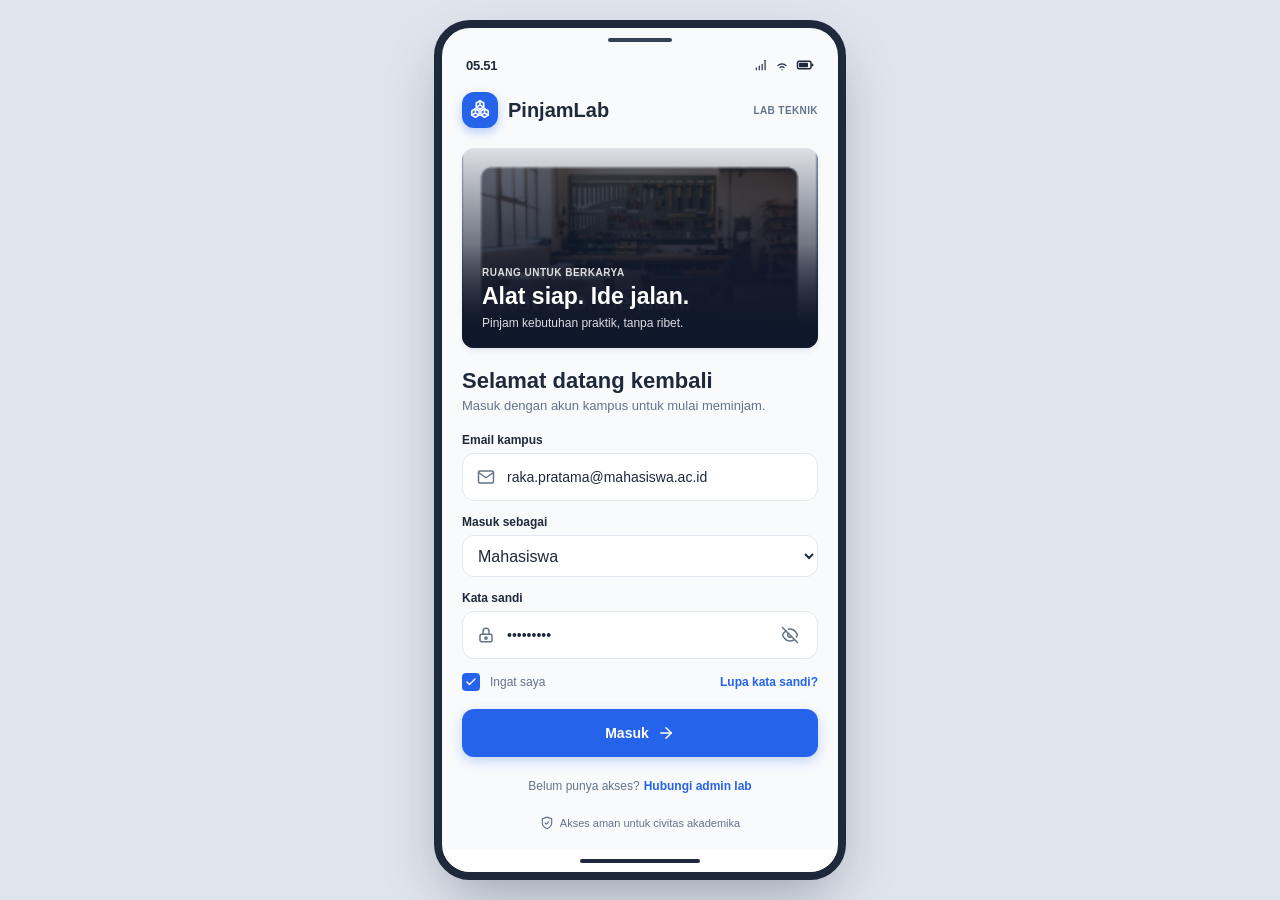
<file: index.html>
<!DOCTYPE html>
<html lang="id">
<head>
<meta charset="UTF-8">
<meta name="viewport" content="width=device-width, initial-scale=1.0">
<title>Login — PinjamLab</title>
<link rel="stylesheet" href="style.css">
<link rel="stylesheet" href="css/style.css">
</head>
<body>
<div class="phone">

  <div class="sheet-handle"></div>

  <!-- Status Bar -->
  <div class="status-bar">
    <span class="clock">09.41</span>
    <div class="status-icons">
      <svg viewBox="0 0 24 24" fill="none" stroke="currentColor" stroke-width="2" stroke-linecap="round" stroke-linejoin="round"><path d="M4 20v-3"/><path d="M9 20v-6"/><path d="M14 20v-9"/><path d="M19 20V4"/></svg>
      <svg viewBox="0 0 24 24" fill="none" stroke="currentColor" stroke-width="2" stroke-linecap="round" stroke-linejoin="round"><path d="M5 13a10 10 0 0 1 14 0"/><path d="M8.5 16.5a5 5 0 0 1 7 0"/><path d="M12 20h.01"/></svg>
      <svg class="battery" viewBox="0 0 24 24" fill="none" stroke="currentColor" stroke-width="2" stroke-linecap="round" stroke-linejoin="round"><rect x="2" y="7" width="18" height="10" rx="2"/><line x1="22" y1="11" x2="22" y2="13"/><rect x="4" y="9" width="12" height="6" rx="1" fill="currentColor" stroke="none"/></svg>
    </div>
  </div>

  <div class="content" style="gap:20px;">
    <!-- Identitas Aplikasi -->
    <div class="brand-row">
      <div class="brand-mark">
        <svg viewBox="0 0 24 24" fill="none" stroke="currentColor" stroke-width="1.8" stroke-linecap="round" stroke-linejoin="round">
          <path d="M12 2l4 2.3v4.6L12 11.2 8 8.9V4.3L12 2z"/>
          <path d="M12 6.6V2m0 4.6L8 8.9m4-2.3l4 2.3"/>
          <path d="M7 10.7l4 2.3v4.6l-4 2.3-4-2.3v-4.6l4-2.3z"/>
          <path d="M7 15.3v-4.6m0 4.6l-4 2.3m4-2.3l4 2.3"/>
          <path d="M17 10.7l4 2.3v4.6l-4 2.3-4-2.3v-4.6l4-2.3z"/>
          <path d="M17 15.3v-4.6m0 4.6l-4 2.3m4-2.3l4 2.3"/>
        </svg>
      </div>
      <span class="brand-name">PinjamLab</span>
      <span class="scope">LAB TEKNIK</span>
    </div>

    <!-- Sampul Bengkel (Hero) -->
    <div class="hero">
      <div class="hero-overlay"></div>
      <span class="eyebrow">RUANG UNTUK BERKARYA</span>
      <h2>Alat siap. Ide jalan.</h2>
      <p class="sub">Pinjam kebutuhan praktik, tanpa ribet.</p>
    </div>

    <!-- Sambutan -->
    <div style="display:flex;flex-direction:column;gap:4px;">
      <h1 style="margin:0;font-size:22px;font-weight:700;color:var(--heading);">Selamat datang kembali</h1>
      <p style="margin:0;font-size:13px;color:var(--muted);">Masuk dengan akun kampus untuk mulai meminjam.</p>
    </div>

    <!-- Form Masuk -->
    <form id="login-form" style="display:flex;flex-direction:column;gap:14px;width:100%;">
      <div class="field">
        <label for="email-input">Email kampus</label>
        <div class="input">
          <svg viewBox="0 0 24 24" fill="none" stroke="currentColor" stroke-width="2" stroke-linecap="round" stroke-linejoin="round"><rect x="2" y="4" width="20" height="16" rx="2"/><path d="m22 6-10 7L2 6"/></svg>
          <input type="email" id="email-input" required value="raka.pratama@mahasiswa.ac.id" placeholder="nama@mahasiswa.ac.id">
        </div>
      </div>

      <div class="field">
        <label for="role-input">Masuk sebagai</label>
        <select id="role-input" class="workflow-select">
          <option value="mahasiswa">Mahasiswa</option>
          <option value="dosen">Dosen</option>
          <option value="laboran">Laboran</option>
          <option value="admin">Admin</option>
        </select>
      </div>

      <div class="field">
        <label for="password-input">Kata sandi</label>
        <div class="input">
          <svg viewBox="0 0 24 24" fill="none" stroke="currentColor" stroke-width="2" stroke-linecap="round" stroke-linejoin="round"><rect x="4" y="11" width="16" height="10" rx="2"/><path d="M8 11V7a4 4 0 0 1 8 0v4"/><circle cx="12" cy="16" r="1.5"/></svg>
          <input type="password" id="password-input" required value="raka12345" placeholder="Masukkan kata sandi">
          <button type="button" class="eye" data-toggle-password aria-label="Lihat kata sandi">
            <svg viewBox="0 0 24 24" fill="none" stroke="currentColor" stroke-width="2" stroke-linecap="round" stroke-linejoin="round"><path d="M9.9 4.24A9.12 9.12 0 0 1 12 4c7 0 10 8 10 8a13.16 13.16 0 0 1-1.67 2.68"/><path d="M6.61 6.61A13.526 13.526 0 0 0 2 12s3 8 10 8a9.74 9.74 0 0 0 5.39-1.61"/><line x1="2" y1="2" x2="22" y2="22"/><path d="M14.12 14.12a3 3 0 1 1-4.24-4.24"/></svg>
          </button>
        </div>
      </div>

      <div class="card-row-between">
        <div class="checkbox-row">
          <button type="button" class="checkbox" data-toggle-check aria-label="Ingat saya"><svg viewBox="0 0 24 24" fill="none" stroke="currentColor" stroke-width="2.5" stroke-linecap="round" stroke-linejoin="round"><polyline points="20 6 9 17 4 12"/></svg></button>
          <span>Ingat saya</span>
        </div>
        <a href="#" id="forgot-password-link" style="font-size:12px;font-weight:600;color:var(--primary);">Lupa kata sandi?</a>
      </div>

      <button type="submit" class="btn btn-primary" style="margin-top:4px;">
        Masuk <svg viewBox="0 0 24 24" fill="none" stroke="currentColor" stroke-width="2" stroke-linecap="round" stroke-linejoin="round"><line x1="5" y1="12" x2="19" y2="12"/><polyline points="12 5 19 12 12 19"/></svg>
      </button>
    </form>

    <!-- Bantuan Akun -->
    <div style="display:flex;gap:4px;justify-content:center;width:100%;font-size:12px;margin-top:2px;">
      <span style="color:var(--muted);">Belum punya akses?</span>
      <a href="#" id="contact-admin-link" style="color:var(--primary);font-weight:600;">Hubungi admin lab</a>
    </div>

    <!-- Keamanan Akun -->
    <div class="note-row" style="justify-content:center;width:100%;margin-top:auto;">
      <svg viewBox="0 0 24 24" fill="none" stroke="currentColor" stroke-width="2" stroke-linecap="round" stroke-linejoin="round"><path d="M12 22s8-4 8-10V5l-8-3-8 3v7c0 6 8 10 8 10z"/><polyline points="9 12 11 14 15 10"/></svg>
      <span>Akses aman untuk civitas akademika</span>
    </div>
  </div>

  <!-- Navigasi Sistem -->
  <div class="home-indicator"><span></span></div>
</div>

<script src="js/data-barang.js"></script>
<script src="script.js"></script>
<script src="js/workflow.js"></script>
</body>
</html>
</file>
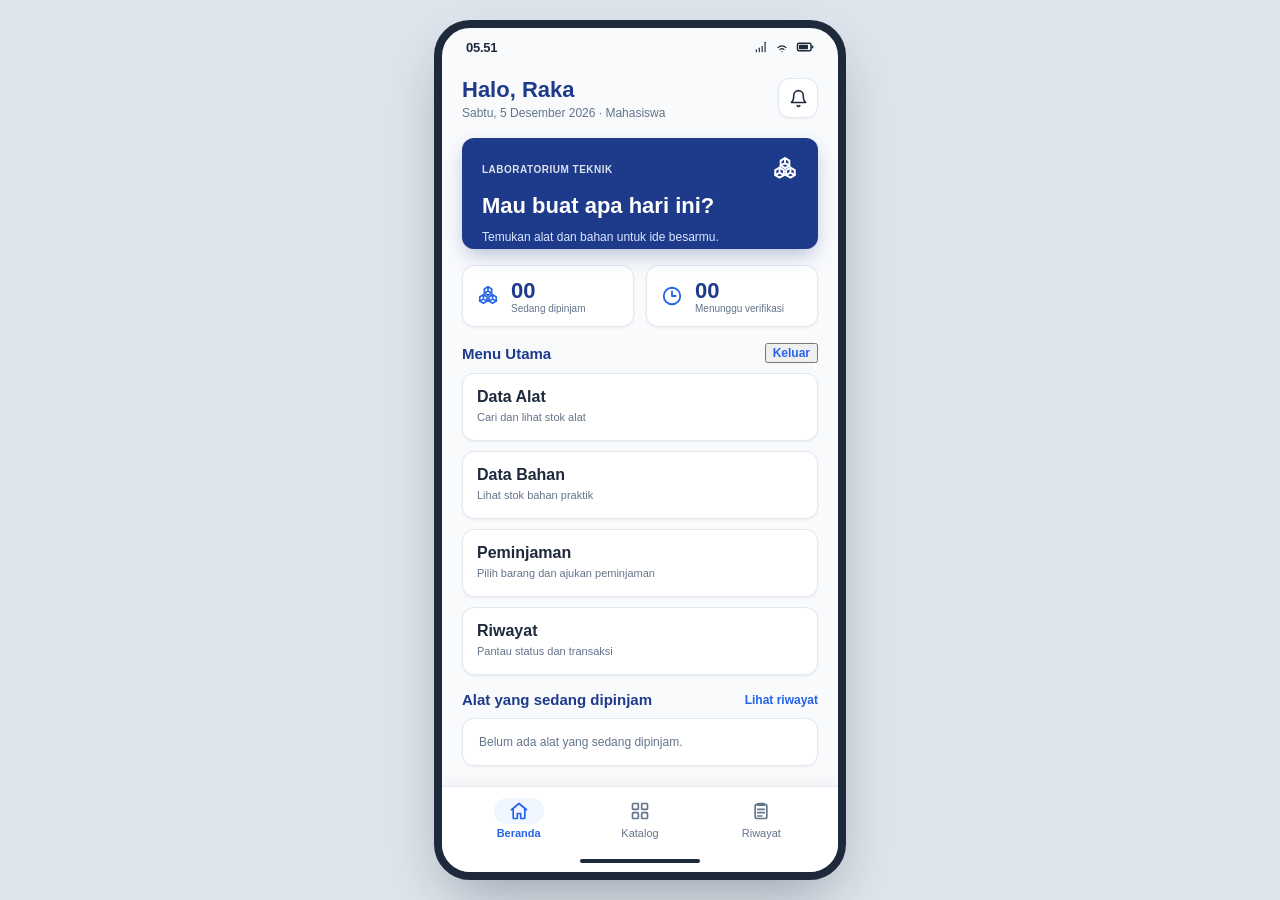
<file: dashboard.html>
<!DOCTYPE html>
<html lang="id">
<head>
<meta charset="UTF-8">
<meta name="viewport" content="width=device-width, initial-scale=1.0">
<title>Dashboard — PinjamLab</title>
<link rel="stylesheet" href="style.css">
<link rel="stylesheet" href="css/style.css">
</head>
<body>
<div class="phone">

  <!-- Status Bar -->
  <div class="status-bar">
    <span class="clock">09.41</span>
    <div class="status-icons">
      <svg viewBox="0 0 24 24" fill="none" stroke="currentColor" stroke-width="2" stroke-linecap="round" stroke-linejoin="round"><path d="M4 20v-3"/><path d="M9 20v-6"/><path d="M14 20v-9"/><path d="M19 20V4"/></svg>
      <svg viewBox="0 0 24 24" fill="none" stroke="currentColor" stroke-width="2" stroke-linecap="round" stroke-linejoin="round"><path d="M5 13a10 10 0 0 1 14 0"/><path d="M8.5 16.5a5 5 0 0 1 7 0"/><path d="M12 20h.01"/></svg>
      <svg class="battery" viewBox="0 0 24 24" fill="none" stroke="currentColor" stroke-width="2" stroke-linecap="round" stroke-linejoin="round"><rect x="2" y="7" width="18" height="10" rx="2"/><line x1="22" y1="11" x2="22" y2="13"/><rect x="4" y="9" width="12" height="6" rx="1" fill="currentColor" stroke="none"/></svg>
    </div>
  </div>

  <!-- Judul Halaman -->
  <div class="page-header">
    <div class="title-wrap">
      <h1 id="dashboard-greeting">Halo, Raka 👋</h1>
      <p><span id="dashboard-date">Dashboard Peminjaman Lab</span> · <span id="dashboard-role">Mahasiswa</span></p>
    </div>
    <button class="icon-btn" id="notif-btn" aria-label="Notifikasi">
      <svg viewBox="0 0 24 24" fill="none" stroke="currentColor" stroke-width="2" stroke-linecap="round" stroke-linejoin="round"><path d="M6 8a6 6 0 0 1 12 0c0 7 3 9 3 9H3s3-2 3-9"/><path d="M10.3 21a1.94 1.94 0 0 0 3.4 0"/></svg>
    </button>
  </div>

  <!-- Ringkasan Beranda -->
  <div class="content">

    <!-- CTA Banner -->
    <div class="cta-card">
      <div class="cta-top">
        <span>LABORATORIUM TEKNIK</span>
        <svg viewBox="0 0 24 24" fill="none" stroke="currentColor" stroke-width="1.8" stroke-linecap="round" stroke-linejoin="round">
          <path d="M12 2l4 2.3v4.6L12 11.2 8 8.9V4.3L12 2z"/>
          <path d="M12 6.6V2m0 4.6L8 8.9m4-2.3l4 2.3"/>
          <path d="M7 10.7l4 2.3v4.6l-4 2.3-4-2.3v-4.6l4-2.3z"/>
          <path d="M7 15.3v-4.6m0 4.6l-4 2.3m4-2.3l4 2.3"/>
          <path d="M17 10.7l4 2.3v4.6l-4 2.3-4-2.3v-4.6l4-2.3z"/>
          <path d="M17 15.3v-4.6m0 4.6l-4 2.3m4-2.3l4 2.3"/>
        </svg>
      </div>
      <h2>Mau buat apa hari ini?</h2>
      <p class="sub">Temukan alat dan bahan untuk ide besarmu.</p>
      <a href="katalog.html" class="btn btn-light" style="margin-top:2px;">
        Jelajahi katalog <svg viewBox="0 0 24 24" fill="none" stroke="currentColor" stroke-width="2" stroke-linecap="round" stroke-linejoin="round"><line x1="5" y1="12" x2="19" y2="12"/><polyline points="12 5 19 12 12 19"/></svg>
      </a>
    </div>

    <!-- Stat Row -->
    <div class="stat-row">
      <div class="stat-card" id="stat-borrowed" title="Lihat alat yang sedang dipinjam">
        <svg viewBox="0 0 24 24" fill="none" stroke="currentColor" stroke-width="1.8" stroke-linecap="round" stroke-linejoin="round">
          <path d="M12 2l4 2.3v4.6L12 11.2 8 8.9V4.3L12 2z"/>
          <path d="M12 6.6V2m0 4.6L8 8.9m4-2.3l4 2.3"/>
          <path d="M7 10.7l4 2.3v4.6l-4 2.3-4-2.3v-4.6l4-2.3z"/>
          <path d="M7 15.3v-4.6m0 4.6l-4 2.3m4-2.3l4 2.3"/>
          <path d="M17 10.7l4 2.3v4.6l-4 2.3-4-2.3v-4.6l4-2.3z"/>
          <path d="M17 15.3v-4.6m0 4.6l-4 2.3m4-2.3l4 2.3"/>
        </svg>
        <div>
          <div class="value" id="stat-borrowed-value">00</div>
          <div class="label">Sedang dipinjam</div>
        </div>
      </div>
      <div class="stat-card" id="stat-pending" title="Lihat pengajuan menunggu verifikasi">
        <svg viewBox="0 0 24 24" fill="none" stroke="currentColor" stroke-width="2" stroke-linecap="round" stroke-linejoin="round"><circle cx="12" cy="12" r="9"/><polyline points="12 7 12 12 16 12"/></svg>
        <div>
          <div class="value" id="stat-pending-value">00</div>
          <div class="label">Menunggu verifikasi</div>
        </div>
      </div>
    </div>

    <div style="display:flex;flex-direction:column;gap:10px;width:100%;">
      <div class="section-title">
        <h2>Menu Utama</h2>
        <button type="button" class="link" id="logout-btn">Keluar</button>
      </div>
      <div id="dashboard-menu" class="workflow-menu-grid"></div>
    </div>

    <div style="display:flex;flex-direction:column;gap:10px;width:100%;">
      <div class="section-title">
        <h2>Alat yang sedang dipinjam</h2>
        <a href="riwayat.html?status=dipinjam" class="link">Lihat riwayat</a>
      </div>
      <div id="dashboard-due-list" style="display:flex;flex-direction:column;gap:10px;width:100%;"></div>
    </div>

  </div>

  <!-- Navigasi Utama -->
  <nav class="bottom-nav">
    <a class="nav-item active" href="dashboard.html">
      <span class="nav-icon-wrap"><svg viewBox="0 0 24 24" fill="none" stroke="currentColor" stroke-width="2" stroke-linecap="round" stroke-linejoin="round"><path d="M3 10.5 12 3l9 7.5"/><path d="M5 9v11a1 1 0 0 0 1 1h4v-6h4v6h4a1 1 0 0 0 1-1V9"/></svg></span>
      Beranda
    </a>
    <a class="nav-item" href="katalog.html">
      <span class="nav-icon-wrap"><svg viewBox="0 0 24 24" fill="none" stroke="currentColor" stroke-width="2" stroke-linecap="round" stroke-linejoin="round"><rect x="3" y="3" width="7" height="7" rx="1"/><rect x="14" y="3" width="7" height="7" rx="1"/><rect x="3" y="14" width="7" height="7" rx="1"/><rect x="14" y="14" width="7" height="7" rx="1"/></svg></span>
      Katalog
    </a>
    <a class="nav-item" href="riwayat.html">
      <span class="nav-icon-wrap"><svg viewBox="0 0 24 24" fill="none" stroke="currentColor" stroke-width="2" stroke-linecap="round" stroke-linejoin="round"><rect x="5" y="4" width="14" height="17" rx="2"/><path d="M9 3h6a1 1 0 0 1 1 1v1H8V4a1 1 0 0 1 1-1z"/><line x1="8" y1="10" x2="16" y2="10"/><line x1="8" y1="14" x2="16" y2="14"/><line x1="8" y1="18" x2="13" y2="18"/></svg></span>
      Riwayat
    </a>
  </nav>

  <!-- Navigasi Sistem -->
  <div class="home-indicator"><span></span></div>
</div>

<script src="js/data-barang.js"></script>
<script src="script.js"></script>
<script src="js/workflow.js"></script>
</body>
</html>
</file>
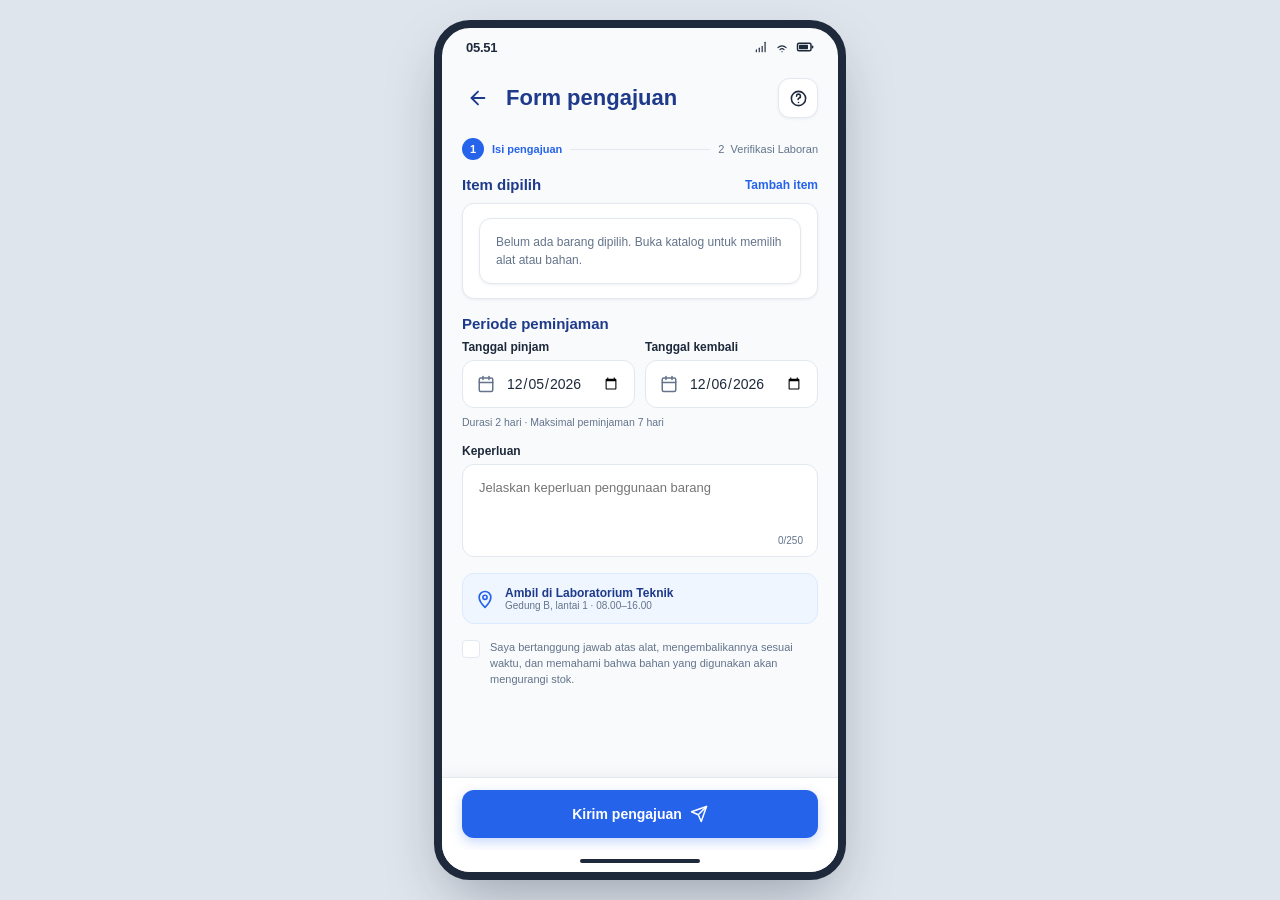
<file: form-pengajuan.html>
<!DOCTYPE html>
<html lang="id">
<head>
<meta charset="UTF-8">
<meta name="viewport" content="width=device-width, initial-scale=1.0">
<title>Form pengajuan — PinjamLab</title>
<link rel="stylesheet" href="style.css">
<link rel="stylesheet" href="css/style.css">
</head>
<body>
<div class="phone">

  <!-- Status Bar -->
  <div class="status-bar">
    <span class="clock">09.41</span>
    <div class="status-icons">
      <svg viewBox="0 0 24 24" fill="none" stroke="currentColor" stroke-width="2" stroke-linecap="round" stroke-linejoin="round"><path d="M4 20v-3"/><path d="M9 20v-6"/><path d="M14 20v-9"/><path d="M19 20V4"/></svg>
      <svg viewBox="0 0 24 24" fill="none" stroke="currentColor" stroke-width="2" stroke-linecap="round" stroke-linejoin="round"><path d="M5 13a10 10 0 0 1 14 0"/><path d="M8.5 16.5a5 5 0 0 1 7 0"/><path d="M12 20h.01"/></svg>
      <svg class="battery" viewBox="0 0 24 24" fill="none" stroke="currentColor" stroke-width="2" stroke-linecap="round" stroke-linejoin="round"><rect x="2" y="7" width="18" height="10" rx="2"/><line x1="22" y1="11" x2="22" y2="13"/><rect x="4" y="9" width="12" height="6" rx="1" fill="currentColor" stroke="none"/></svg>
    </div>
  </div>

  <!-- Judul Halaman -->
  <div class="page-header">
    <a class="back-btn" href="katalog.html" aria-label="Kembali ke katalog">
      <svg viewBox="0 0 24 24" fill="none" stroke="currentColor" stroke-width="2" stroke-linecap="round" stroke-linejoin="round"><line x1="19" y1="12" x2="5" y2="12"/><polyline points="12 19 5 12 12 5"/></svg>
    </a>
    <div class="title-wrap">
      <h1>Form pengajuan</h1>
    </div>
    <button class="icon-btn" id="form-help-btn" aria-label="Bantuan pengajuan">
      <svg viewBox="0 0 24 24" fill="none" stroke="currentColor" stroke-width="2" stroke-linecap="round" stroke-linejoin="round"><circle cx="12" cy="12" r="9"/><path d="M9.5 9a2.5 2.5 0 1 1 3.4 2.3c-.9.4-1.4 1-1.4 2"/><line x1="12" y1="17" x2="12.01" y2="17"/></svg>
    </button>
  </div>

  <!-- Rincian Pengajuan -->
  <form id="form-pengajuan" class="content">

    <!-- Step Indicator -->
    <div class="stage-row">
      <div class="stage-dot">1</div>
      <span class="stage-label">Isi pengajuan</span>
      <div class="stage-line"></div>
      <span class="stage-label inactive">2&nbsp; Verifikasi Laboran</span>
    </div>

    <!-- Section: Item dipilih -->
    <div style="display:flex;flex-direction:column;gap:10px;width:100%;">
      <div class="section-title">
        <h2>Item dipilih</h2>
        <a href="katalog.html" class="link">Tambah item</a>
      </div>
      <div id="form-items-list" class="card workflow-draft-list"></div>
    </div>

    <!-- Section: Periode peminjaman -->
    <div style="display:flex;flex-direction:column;gap:8px;width:100%;">
      <h2 style="margin:0;font-size:15px;font-weight:700;color:var(--primary-dark);">Periode peminjaman</h2>
      <div style="display:flex;gap:10px;width:100%;">
        <div class="field" style="flex:1;min-width:0;">
          <label for="start-date">Tanggal pinjam</label>
          <div class="input">
            <svg viewBox="0 0 24 24" fill="none" stroke="currentColor" stroke-width="2" stroke-linecap="round" stroke-linejoin="round"><rect x="3" y="4" width="18" height="18" rx="2" ry="2"/><line x1="16" y1="2" x2="16" y2="6"/><line x1="8" y1="2" x2="8" y2="6"/><line x1="3" y1="10" x2="21" y2="10"/></svg>
            <input type="date" id="start-date" required>
          </div>
        </div>
        <div class="field" style="flex:1;min-width:0;">
          <label for="end-date">Tanggal kembali</label>
          <div class="input">
            <svg viewBox="0 0 24 24" fill="none" stroke="currentColor" stroke-width="2" stroke-linecap="round" stroke-linejoin="round"><rect x="3" y="4" width="18" height="18" rx="2" ry="2"/><line x1="16" y1="2" x2="16" y2="6"/><line x1="8" y1="2" x2="8" y2="6"/><line x1="3" y1="10" x2="21" y2="10"/></svg>
            <input type="date" id="end-date" required>
          </div>
        </div>
      </div>
      <span id="duration-label" style="font-size:10.5px;color:var(--muted);">Maksimal peminjaman 7 hari.</span>
    </div>

    <!-- Section: Keperluan -->
    <div class="field">
      <label for="keperluan-text">Keperluan</label>
      <div class="textarea">
        <textarea id="keperluan-text" maxlength="250" required data-char-count="#keperluan-count" placeholder="Jelaskan keperluan penggunaan barang"></textarea>
        <span class="char-count" id="keperluan-count">0/250</span>
      </div>
    </div>

    <!-- Lokasi Pengambilan -->
    <div class="info-banner">
      <svg viewBox="0 0 24 24" fill="none" stroke="currentColor" stroke-width="2" stroke-linecap="round" stroke-linejoin="round"><path d="M12 22s7-6.5 7-12a7 7 0 1 0-14 0c0 5.5 7 12 7 12z"/><circle cx="12" cy="10" r="2.5"/></svg>
      <div>
        <div class="title">Ambil di Laboratorium Teknik</div>
        <div class="desc">Gedung B, lantai 1 · 08.00–16.00</div>
      </div>
    </div>

    <!-- Persetujuan -->
    <div class="checkbox-row align-top">
      <button type="button" class="checkbox unchecked" id="agree-checkbox" data-toggle-check aria-label="Persetujuan tanggung jawab">
        <svg viewBox="0 0 24 24" fill="none" stroke="currentColor" stroke-width="2.5" stroke-linecap="round" stroke-linejoin="round"><polyline points="20 6 9 17 4 12"/></svg>
      </button>
      <p>Saya bertanggung jawab atas alat, mengembalikannya sesuai waktu, dan memahami bahwa bahan yang digunakan akan mengurangi stok.</p>
    </div>

    <!-- Aksi Pengajuan -->
    <div class="bottom-bar" style="margin: auto -20px -20px; border-radius: 0;">
      <button type="submit" class="btn btn-primary" id="submit-pengajuan-btn" disabled>
        Kirim pengajuan <svg viewBox="0 0 24 24" fill="none" stroke="currentColor" stroke-width="2" stroke-linecap="round" stroke-linejoin="round"><line x1="22" y1="2" x2="11" y2="13"/><polygon points="22 2 15 22 11 13 2 9 22 2"/></svg>
      </button>
    </div>

  </form>

  <!-- Navigasi Sistem -->
  <div class="home-indicator"><span></span></div>
</div>

<script src="js/data-barang.js"></script>
<script src="script.js"></script>
<script src="js/workflow.js"></script>
</body>
</html>
</file>
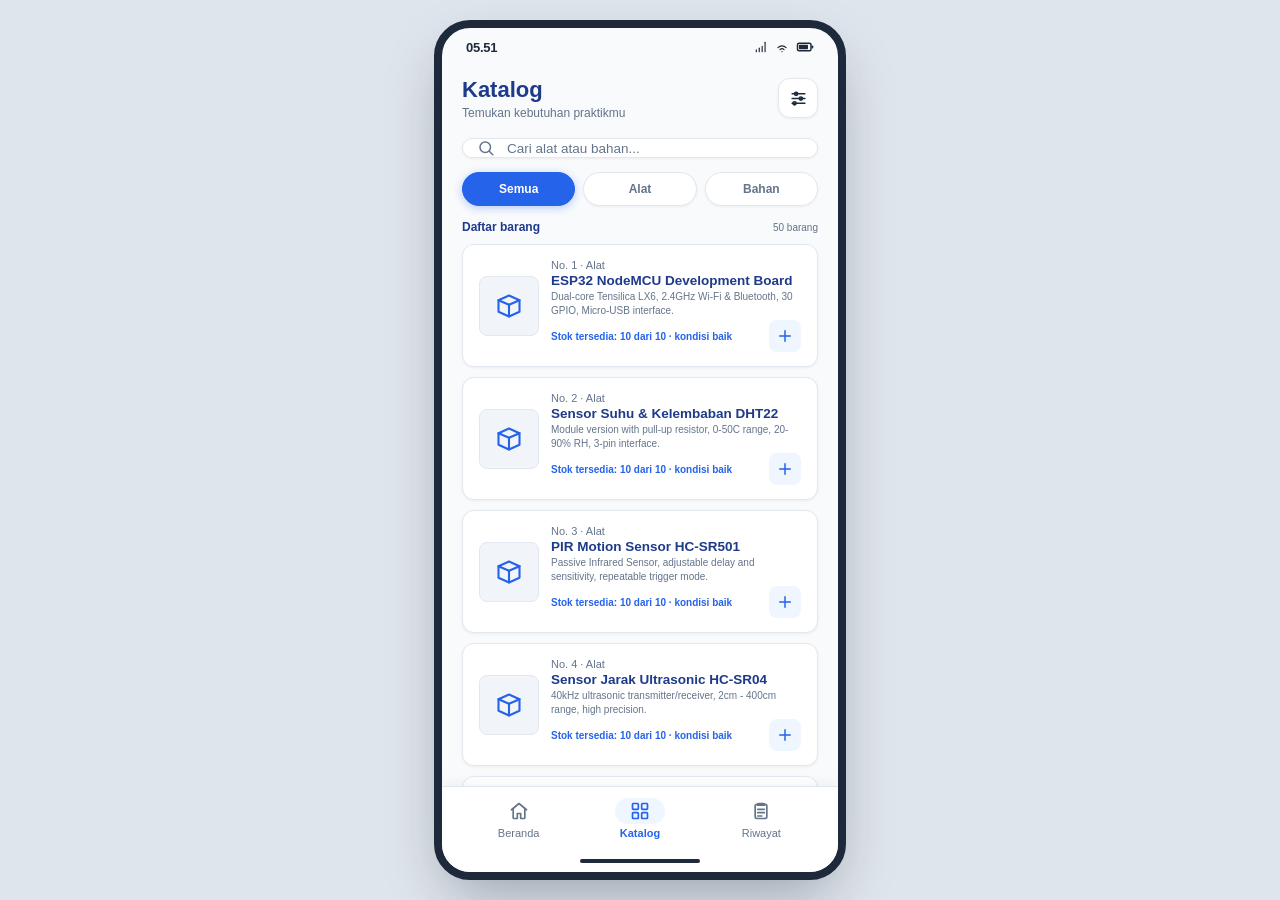
<file: katalog.html>
<!DOCTYPE html>
<html lang="id">
<head>
<meta charset="UTF-8">
<meta name="viewport" content="width=device-width, initial-scale=1.0">
<title>Katalog — PinjamLab</title>
<link rel="stylesheet" href="style.css">
<link rel="stylesheet" href="css/style.css">
</head>
<body>
<div class="phone">

  <!-- Status Bar -->
  <div class="status-bar">
    <span class="clock">09.41</span>
    <div class="status-icons">
      <svg viewBox="0 0 24 24" fill="none" stroke="currentColor" stroke-width="2" stroke-linecap="round" stroke-linejoin="round"><path d="M4 20v-3"/><path d="M9 20v-6"/><path d="M14 20v-9"/><path d="M19 20V4"/></svg>
      <svg viewBox="0 0 24 24" fill="none" stroke="currentColor" stroke-width="2" stroke-linecap="round" stroke-linejoin="round"><path d="M5 13a10 10 0 0 1 14 0"/><path d="M8.5 16.5a5 5 0 0 1 7 0"/><path d="M12 20h.01"/></svg>
      <svg class="battery" viewBox="0 0 24 24" fill="none" stroke="currentColor" stroke-width="2" stroke-linecap="round" stroke-linejoin="round"><rect x="2" y="7" width="18" height="10" rx="2"/><line x1="22" y1="11" x2="22" y2="13"/><rect x="4" y="9" width="12" height="6" rx="1" fill="currentColor" stroke="none"/></svg>
    </div>
  </div>

  <!-- Judul Halaman -->
  <div class="page-header">
    <div class="title-wrap">
      <h1>Katalog</h1>
      <p>Temukan kebutuhan praktikmu</p>
    </div>
    <button class="icon-btn" id="filter-btn" aria-label="Filter katalog">
      <svg viewBox="0 0 24 24" fill="none" stroke="currentColor" stroke-width="2" stroke-linecap="round" stroke-linejoin="round"><line x1="4" y1="6" x2="20" y2="6"/><circle cx="9" cy="6" r="2"/><line x1="4" y1="12" x2="20" y2="12"/><circle cx="15" cy="12" r="2"/><line x1="4" y1="18" x2="20" y2="18"/><circle cx="7" cy="18" r="2"/></svg>
    </button>
  </div>

  <!-- Isi Katalog dan Contoh Kondisi -->
  <div class="content" style="gap:14px;">

    <!-- Search Bar -->
    <div class="search-bar">
      <svg viewBox="0 0 24 24" fill="none" stroke="currentColor" stroke-width="2" stroke-linecap="round" stroke-linejoin="round"><circle cx="11" cy="11" r="7"/><line x1="21" y1="21" x2="16.65" y2="16.65"/></svg>
      <input type="text" id="katalog-search" placeholder="Cari alat atau bahan...">
    </div>

    <!-- Category Filter Tabs -->
    <div class="tab-row" data-tab-group>
      <button type="button" class="tab active" data-category="semua">Semua</button>
      <button type="button" class="tab" data-category="alat">Alat</button>
      <button type="button" class="tab" data-category="bahan">Bahan</button>
    </div>

    <!-- Daftar barang dari dokumen inventaris -->
    <div style="display:flex;flex-direction:column;gap:10px;width:100%;">
      <div class="card-row-between">
        <span style="font-size:12px;font-weight:700;color:var(--primary-dark);">Daftar barang</span>
        <span id="katalog-item-count" style="font-size:10px;color:var(--muted);">Memuat barang...</span>
      </div>
      <div id="katalog-items-list" style="display:flex;flex-direction:column;gap:10px;width:100%;"></div>
      <a href="form-pengajuan.html" id="continue-request" class="btn btn-primary is-disabled" aria-disabled="true">
        Ajukan pilihan (<span id="draft-item-count">0 dipilih</span>)
      </a>
    </div>

    <!-- Tampilan kosong saat pencarian tidak cocok -->
    <div style="display:flex;flex-direction:column;gap:10px;width:100%;">
      <div class="card empty-state" id="empty-state-card" style="display:none;">
        <div class="empty-icon">
          <svg viewBox="0 0 24 24" fill="none" stroke="currentColor" stroke-width="2" stroke-linecap="round" stroke-linejoin="round"><circle cx="11" cy="11" r="7"/><line x1="21" y1="21" x2="16.65" y2="16.65"/><line x1="8.5" y1="8.5" x2="13.5" y2="13.5"/><line x1="13.5" y1="8.5" x2="8.5" y2="13.5"/></svg>
        </div>
        <div>
          <div class="title" id="empty-query-label">Barang tidak ditemukan</div>
          <p class="desc">Coba kata kunci atau kategori lain.</p>
          <button type="button" class="action" id="reset-search-btn">Hapus pencarian</button>
        </div>
      </div>
    </div>

  </div>

  <!-- Navigasi Utama -->
  <nav class="bottom-nav">
    <a class="nav-item" href="dashboard.html">
      <span class="nav-icon-wrap"><svg viewBox="0 0 24 24" fill="none" stroke="currentColor" stroke-width="2" stroke-linecap="round" stroke-linejoin="round"><path d="M3 10.5 12 3l9 7.5"/><path d="M5 9v11a1 1 0 0 0 1 1h4v-6h4v6h4a1 1 0 0 0 1-1V9"/></svg></span>
      Beranda
    </a>
    <a class="nav-item active" href="katalog.html">
      <span class="nav-icon-wrap"><svg viewBox="0 0 24 24" fill="none" stroke="currentColor" stroke-width="2" stroke-linecap="round" stroke-linejoin="round"><rect x="3" y="3" width="7" height="7" rx="1"/><rect x="14" y="3" width="7" height="7" rx="1"/><rect x="3" y="14" width="7" height="7" rx="1"/><rect x="14" y="14" width="7" height="7" rx="1"/></svg></span>
      Katalog
    </a>
    <a class="nav-item" href="riwayat.html">
      <span class="nav-icon-wrap"><svg viewBox="0 0 24 24" fill="none" stroke="currentColor" stroke-width="2" stroke-linecap="round" stroke-linejoin="round"><rect x="5" y="4" width="14" height="17" rx="2"/><path d="M9 3h6a1 1 0 0 1 1 1v1H8V4a1 1 0 0 1 1-1z"/><line x1="8" y1="10" x2="16" y2="10"/><line x1="8" y1="14" x2="16" y2="14"/><line x1="8" y1="18" x2="13" y2="18"/></svg></span>
      Riwayat
    </a>
  </nav>

  <!-- Navigasi Sistem -->
  <div class="home-indicator"><span></span></div>
</div>

<script src="js/data-barang.js"></script>
<script src="script.js"></script>
<script src="js/workflow.js"></script>
</body>
</html>
</file>
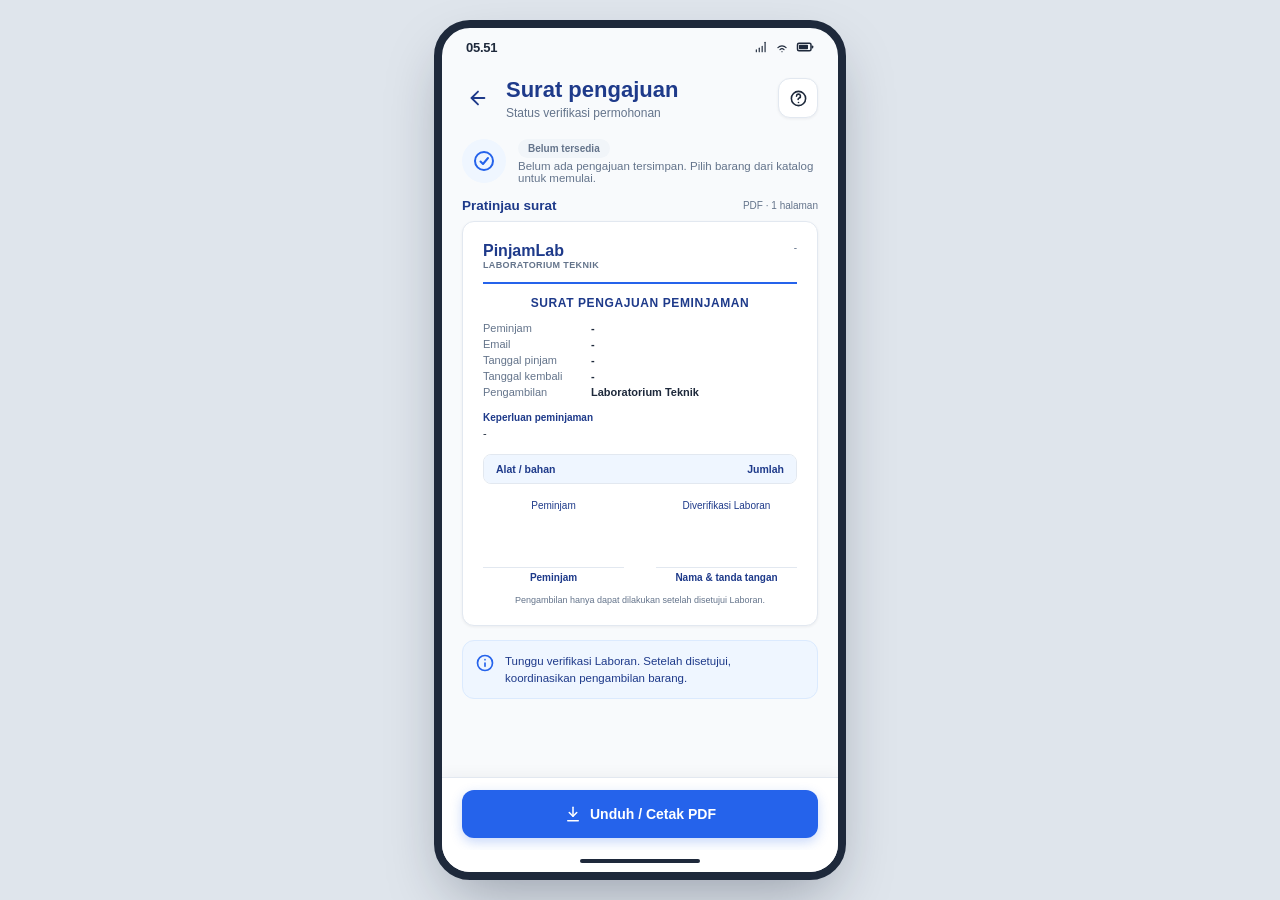
<file: konfirmasi.html>
<!DOCTYPE html>
<html lang="id">
<head>
<meta charset="UTF-8">
<meta name="viewport" content="width=device-width, initial-scale=1.0">
<title>Surat pengajuan — PinjamLab</title>
<link rel="stylesheet" href="style.css">
<link rel="stylesheet" href="css/style.css">
</head>
<body>
<div class="phone">

  <!-- Status Bar -->
  <div class="status-bar">
    <span class="clock">09.41</span>
    <div class="status-icons">
      <svg viewBox="0 0 24 24" fill="none" stroke="currentColor" stroke-width="2" stroke-linecap="round" stroke-linejoin="round"><path d="M4 20v-3"/><path d="M9 20v-6"/><path d="M14 20v-9"/><path d="M19 20V4"/></svg>
      <svg viewBox="0 0 24 24" fill="none" stroke="currentColor" stroke-width="2" stroke-linecap="round" stroke-linejoin="round"><path d="M5 13a10 10 0 0 1 14 0"/><path d="M8.5 16.5a5 5 0 0 1 7 0"/><path d="M12 20h.01"/></svg>
      <svg class="battery" viewBox="0 0 24 24" fill="none" stroke="currentColor" stroke-width="2" stroke-linecap="round" stroke-linejoin="round"><rect x="2" y="7" width="18" height="10" rx="2"/><line x1="22" y1="11" x2="22" y2="13"/><rect x="4" y="9" width="12" height="6" rx="1" fill="currentColor" stroke="none"/></svg>
    </div>
  </div>

  <!-- Judul Halaman -->
  <div class="page-header">
    <a class="back-btn" href="dashboard.html" aria-label="Kembali ke beranda">
      <svg viewBox="0 0 24 24" fill="none" stroke="currentColor" stroke-width="2" stroke-linecap="round" stroke-linejoin="round"><line x1="19" y1="12" x2="5" y2="12"/><polyline points="12 19 5 12 12 5"/></svg>
    </a>
    <div class="title-wrap">
      <h1 style="font-size:22px;">Surat pengajuan</h1>
      <p>Status verifikasi permohonan</p>
    </div>
    <button class="icon-btn" id="confirm-help-btn" aria-label="Bantuan verifikasi">
      <svg viewBox="0 0 24 24" fill="none" stroke="currentColor" stroke-width="2" stroke-linecap="round" stroke-linejoin="round"><circle cx="12" cy="12" r="9"/><path d="M9.5 9a2.5 2.5 0 1 1 3.4 2.3c-.9.4-1.4 1-1.4 2"/><line x1="12" y1="17" x2="12.01" y2="17"/></svg>
    </button>
  </div>

  <!-- Konfirmasi dan Surat -->
  <div class="content" id="confirmation-content" style="gap:14px;">

    <!-- Pengajuan Berhasil Header -->
    <div class="confirm-head">
      <div class="confirm-icon">
        <svg viewBox="0 0 24 24" fill="none" stroke="currentColor" stroke-width="2" stroke-linecap="round" stroke-linejoin="round"><circle cx="12" cy="12" r="9"/><polyline points="8.5 12.5 11 15 16 9"/></svg>
      </div>
      <div>
        <div id="confirm-status" class="badge badge-menunggu">Menunggu</div>
        <div id="confirm-state-note" style="font-size:11.5px;color:var(--muted);margin-top:2px;">Pengajuan menunggu verifikasi Laboran.</div>
      </div>
    </div>

    <!-- Pratinjau Surat Section -->
    <div style="display:flex;flex-direction:column;gap:8px;width:100%;">
      <div class="card-row-between">
        <span style="font-size:13.5px;font-weight:700;color:var(--primary-dark);">Pratinjau surat</span>
        <span style="font-size:10px;color:var(--muted);">PDF · 1 halaman</span>
      </div>

      <!-- Letter Document Paper -->
      <div class="letter">
        <div class="letter-head">
          <div>
            <div class="org">PinjamLab</div>
            <div class="dept">LABORATORIUM TEKNIK</div>
          </div>
          <span class="date" id="confirm-request-date">-</span>
        </div>
        <div class="letter-rule"></div>
        <div class="letter-title">SURAT PENGAJUAN PEMINJAMAN <span id="confirm-request-id"></span></div>

        <!-- Detail Table -->
        <div style="display:flex;flex-direction:column;gap:4px;width:100%;">
          <div class="letter-row"><span class="k">Peminjam</span><span class="v" id="confirm-borrower">-</span></div>
          <div class="letter-row"><span class="k">Email</span><span class="v" id="confirm-email">-</span></div>
          <div class="letter-row"><span class="k">Tanggal pinjam</span><span class="v" id="confirm-period">-</span></div>
          <div class="letter-row"><span class="k">Tanggal kembali</span><span class="v" id="confirm-return-date">-</span></div>
          <div class="letter-row"><span class="k">Pengambilan</span><span class="v">Laboratorium Teknik</span></div>
        </div>

        <!-- Keperluan -->
        <div style="width:100%;margin-top:2px;">
          <div class="letter-sub">Keperluan peminjaman</div>
          <p id="confirm-purpose" style="font-size:11px;color:var(--heading);margin:3px 0 0;line-height:1.45;">-</p>
        </div>

        <!-- Table Items -->
        <div class="letter-table">
          <div class="row"><span>Alat / bahan</span><span>Jumlah</span></div>
          <div id="confirm-items"></div>
        </div>

        <!-- Tanda Tangan -->
        <div class="sign-row">
          <div class="sign-col">
            <span class="who">Peminjam</span>
            <div class="sign-space"></div>
            <hr class="divider">
            <span class="name" id="confirm-signature-name">Peminjam</span>
          </div>
          <div class="sign-col">
            <span class="who">Diverifikasi Laboran</span>
            <div class="sign-space"></div>
            <hr class="divider">
            <span class="name">Nama &amp; tanda tangan</span>
          </div>
        </div>

        <p class="letter-footnote">Pengambilan hanya dapat dilakukan setelah disetujui Laboran.</p>
      </div>
    </div>

    <!-- Info Banner Verifikasi -->
    <div class="info-banner align-top">
      <svg viewBox="0 0 24 24" fill="none" stroke="currentColor" stroke-width="2" stroke-linecap="round" stroke-linejoin="round"><circle cx="12" cy="12" r="9"/><line x1="12" y1="16" x2="12" y2="12"/><line x1="12" y1="8" x2="12.01" y2="8"/></svg>
      <span>Tunggu verifikasi Laboran. Setelah disetujui, koordinasikan pengambilan barang.</span>
    </div>

  </div>

  <!-- Aksi Dokumen (Bottom Bar) -->
  <div class="bottom-bar">
    <button type="button" class="btn btn-primary" id="print-pdf-btn">
      <svg viewBox="0 0 24 24" fill="none" stroke="currentColor" stroke-width="2" stroke-linecap="round" stroke-linejoin="round"><path d="M12 3v12"/><polyline points="7 10 12 15 17 10"/><path d="M5 21h14"/></svg> Unduh / Cetak PDF
    </button>
  </div>

  <!-- Navigasi Sistem -->
  <div class="home-indicator"><span></span></div>
</div>

<script src="js/data-barang.js"></script>
<script src="script.js"></script>
<script src="js/workflow.js"></script>
</body>
</html>
</file>
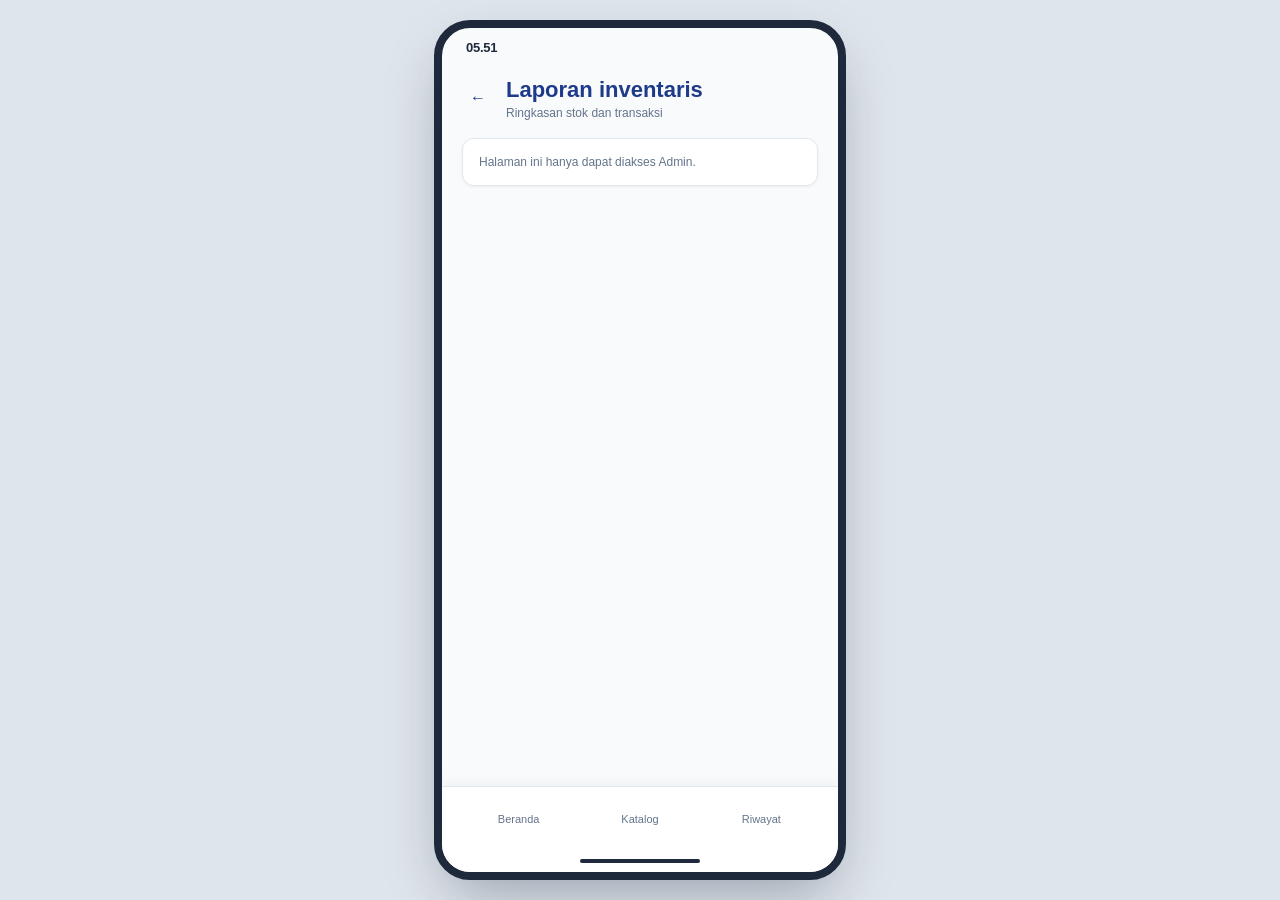
<file: laporan.html>
<!DOCTYPE html>
<html lang="id">
<head>
<meta charset="UTF-8">
<meta name="viewport" content="width=device-width, initial-scale=1.0">
<title>Laporan — PinjamLab</title>
<link rel="stylesheet" href="style.css">
<link rel="stylesheet" href="css/style.css">
</head>
<body>
<div class="phone">
  <div class="status-bar"><span class="clock">09.41</span><div class="status-icons"></div></div>
  <header class="page-header">
    <a class="back-btn" href="dashboard.html" aria-label="Kembali ke dashboard">←</a>
    <div class="title-wrap"><h1>Laporan inventaris</h1><p>Ringkasan stok dan transaksi</p></div>
  </header>
  <main id="report-content" class="content">
    <div id="report-summary" class="workflow-stat-grid"></div>
    <div class="section-title"><h2>Stok barang</h2><button id="export-report-btn" class="btn btn-outline" type="button">Unduh CSV</button></div>
    <div class="workflow-table-wrap">
      <table class="workflow-table">
        <thead><tr><th>Nomor</th><th>Nama barang</th><th>Kategori</th><th>Stok</th><th>Tersedia</th><th>Rusak</th></tr></thead>
        <tbody id="report-inventory"></tbody>
      </table>
    </div>
  </main>
  <nav class="bottom-nav">
    <a class="nav-item" href="dashboard.html">Beranda</a>
    <a class="nav-item" href="katalog.html">Katalog</a>
    <a class="nav-item" href="riwayat.html">Riwayat</a>
  </nav>
  <div class="home-indicator"><span></span></div>
</div>
<script src="js/data-barang.js"></script>
<script src="script.js"></script>
<script src="js/workflow.js"></script>
</body>
</html>
</file>
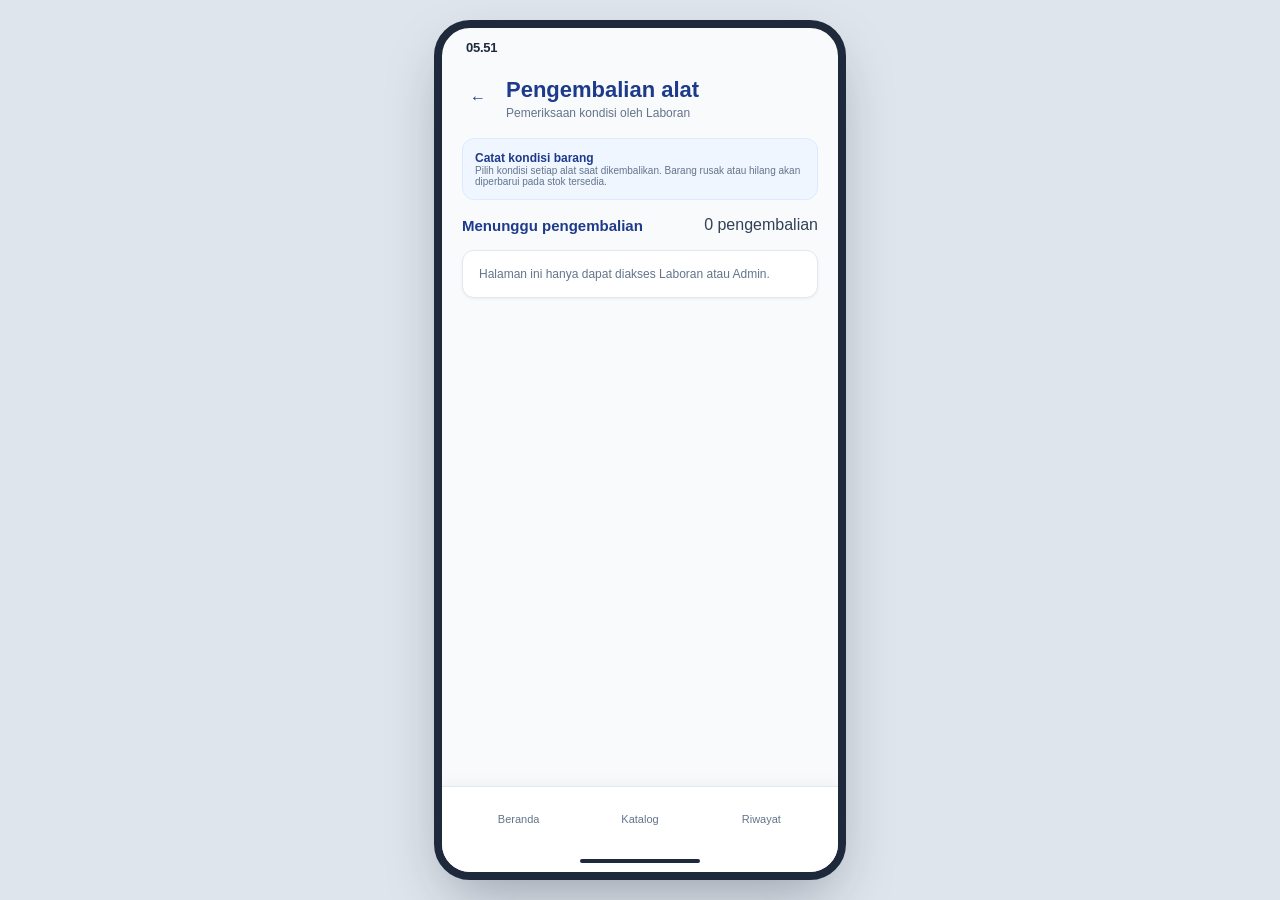
<file: pengembalian.html>
<!DOCTYPE html>
<html lang="id">
<head>
<meta charset="UTF-8">
<meta name="viewport" content="width=device-width, initial-scale=1.0">
<title>Pengembalian — PinjamLab</title>
<link rel="stylesheet" href="style.css">
<link rel="stylesheet" href="css/style.css">
</head>
<body>
<div class="phone">
  <div class="status-bar"><span class="clock">09.41</span><div class="status-icons"></div></div>
  <header class="page-header">
    <a class="back-btn" href="dashboard.html" aria-label="Kembali ke dashboard">←</a>
    <div class="title-wrap"><h1>Pengembalian alat</h1><p>Pemeriksaan kondisi oleh Laboran</p></div>
  </header>
  <main class="content">
    <div class="info-banner"><div><div class="title">Catat kondisi barang</div><div class="desc">Pilih kondisi setiap alat saat dikembalikan. Barang rusak atau hilang akan diperbarui pada stok tersedia.</div></div></div>
    <div class="section-title"><h2>Menunggu pengembalian</h2><span id="return-count" class="meta">0 pengembalian</span></div>
    <div id="return-list" class="workflow-list"></div>
  </main>
  <nav class="bottom-nav">
    <a class="nav-item" href="dashboard.html">Beranda</a>
    <a class="nav-item" href="katalog.html">Katalog</a>
    <a class="nav-item" href="riwayat.html">Riwayat</a>
  </nav>
  <div class="home-indicator"><span></span></div>
</div>
<script src="js/data-barang.js"></script>
<script src="script.js"></script>
<script src="js/workflow.js"></script>
</body>
</html>
</file>
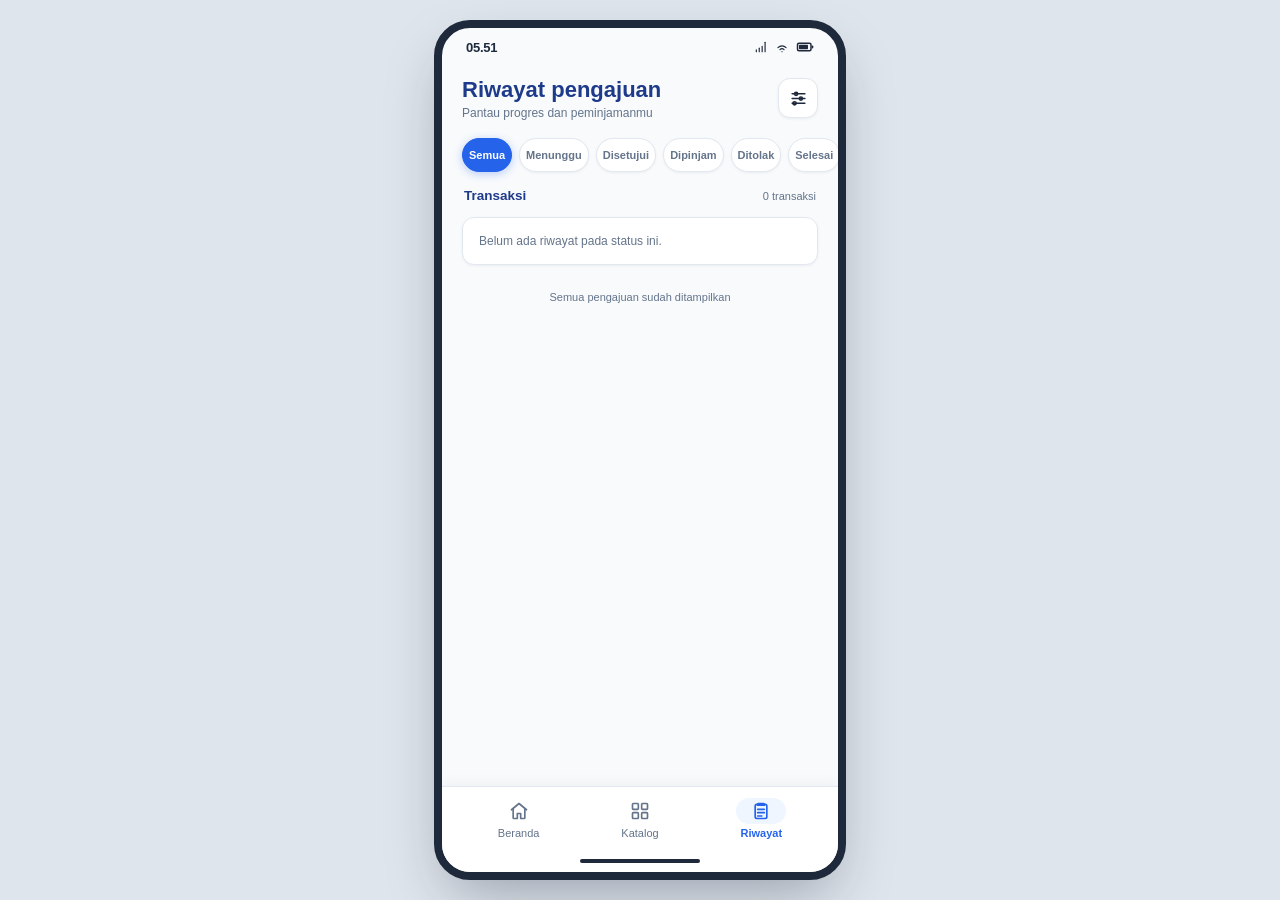
<file: riwayat.html>
<!DOCTYPE html>
<html lang="id">
<head>
<meta charset="UTF-8">
<meta name="viewport" content="width=device-width, initial-scale=1.0">
<title>Riwayat pengajuan — PinjamLab</title>
<link rel="stylesheet" href="style.css">
<link rel="stylesheet" href="css/style.css">
</head>
<body>
<div class="phone">

  <!-- Status Bar -->
  <div class="status-bar">
    <span class="clock">09.41</span>
    <div class="status-icons">
      <svg viewBox="0 0 24 24" fill="none" stroke="currentColor" stroke-width="2" stroke-linecap="round" stroke-linejoin="round"><path d="M4 20v-3"/><path d="M9 20v-6"/><path d="M14 20v-9"/><path d="M19 20V4"/></svg>
      <svg viewBox="0 0 24 24" fill="none" stroke="currentColor" stroke-width="2" stroke-linecap="round" stroke-linejoin="round"><path d="M5 13a10 10 0 0 1 14 0"/><path d="M8.5 16.5a5 5 0 0 1 7 0"/><path d="M12 20h.01"/></svg>
      <svg class="battery" viewBox="0 0 24 24" fill="none" stroke="currentColor" stroke-width="2" stroke-linecap="round" stroke-linejoin="round"><rect x="2" y="7" width="18" height="10" rx="2"/><line x1="22" y1="11" x2="22" y2="13"/><rect x="4" y="9" width="12" height="6" rx="1" fill="currentColor" stroke="none"/></svg>
    </div>
  </div>

  <!-- Judul Halaman -->
  <div class="page-header">
    <div class="title-wrap">
      <h1>Riwayat pengajuan</h1>
      <p>Pantau progres dan peminjamanmu</p>
    </div>
    <button class="icon-btn" id="filter-btn" aria-label="Filter riwayat">
      <svg viewBox="0 0 24 24" fill="none" stroke="currentColor" stroke-width="2" stroke-linecap="round" stroke-linejoin="round"><line x1="4" y1="6" x2="20" y2="6"/><circle cx="9" cy="6" r="2"/><line x1="4" y1="12" x2="20" y2="12"/><circle cx="15" cy="12" r="2"/><line x1="4" y1="18" x2="20" y2="18"/><circle cx="7" cy="18" r="2"/></svg>
    </button>
  </div>

  <!-- Daftar Riwayat -->
  <div class="content" style="gap:14px;">

    <!-- Filter Tabs -->
    <div class="tab-row sm" data-tab-group>
      <button type="button" class="tab active" data-status-filter="semua">Semua</button>
      <button type="button" class="tab" data-status-filter="menunggu">Menunggu</button>
      <button type="button" class="tab" data-status-filter="disetujui">Disetujui</button>
      <button type="button" class="tab" data-status-filter="dipinjam">Dipinjam</button>
      <button type="button" class="tab" data-status-filter="ditolak">Ditolak</button>
      <button type="button" class="tab" data-status-filter="selesai">Selesai</button>
    </div>

    <!-- Month Subheading -->
    <div class="card-row-between" style="padding: 2px 2px 0;">
      <span style="font-size:13.5px;font-weight:700;color:var(--primary-dark);">Transaksi</span>
      <span id="history-count" style="font-size:11px;color:var(--muted);">0 transaksi</span>
    </div>

    <!-- Container of Riwayat Cards -->
    <div id="riwayat-container" hidden style="display:flex;flex-direction:column;gap:11px;width:100%;">

      <!-- Card 1: Menunggu -->
      <a href="#" class="card clickable" data-status="menunggu" style="display:flex;flex-direction:column;gap:10px;">
        <div class="card-row-between">
          <span style="font-size:11px;font-weight:600;color:var(--muted);">PJM-261028-012</span>
          <span class="badge badge-orange">Menunggu</span>
        </div>
        <div>
          <div class="item-title" style="font-size:14.5px;font-weight:700;color:var(--primary-dark);">Praktikum IoT</div>
          <div class="item-sub" style="font-size:11px;color:var(--muted);margin-top:2px;">ESP32 NodeMCU ×1 · Raspberry Pi Pico ×4</div>
        </div>
        <div class="note-row">
          <svg viewBox="0 0 24 24" fill="none" stroke="currentColor" stroke-width="2" stroke-linecap="round" stroke-linejoin="round"><rect x="3" y="4" width="18" height="18" rx="2" ry="2"/><line x1="16" y1="2" x2="16" y2="6"/><line x1="8" y1="2" x2="8" y2="6"/><line x1="3" y1="10" x2="21" y2="10"/></svg>
          <span>28–30 Okt 2026 · 3 hari</span>
        </div>
        <hr class="divider">
        <div style="display:flex;gap:7px;align-items:center;width:100%;">
          <svg class="prog-orange" viewBox="0 0 24 24" fill="none" stroke="currentColor" stroke-width="2" stroke-linecap="round" stroke-linejoin="round"><circle cx="12" cy="12" r="9"/><polyline points="12 7 12 12 16 12"/></svg>
          <span style="flex:1;font-size:10.5px;font-weight:500;color:var(--orange-text);">Pengajuan sedang diperiksa admin.</span>
          <svg class="chevron" viewBox="0 0 24 24" fill="none" stroke="currentColor" stroke-width="2" stroke-linecap="round" stroke-linejoin="round"><polyline points="9 18 15 12 9 6"/></svg>
        </div>
      </a>

      <!-- Card 2: Disetujui -->
      <a href="#" class="card clickable" data-status="disetujui" style="display:flex;flex-direction:column;gap:10px;">
        <div class="card-row-between">
          <span style="font-size:11px;font-weight:600;color:var(--muted);">PJM-261024-008</span>
          <span class="badge badge-blue">Disetujui</span>
        </div>
        <div>
          <div class="item-title" style="font-size:14.5px;font-weight:700;color:var(--primary-dark);">Pengukuran komponen</div>
          <div class="item-sub" style="font-size:11px;color:var(--muted);margin-top:2px;">Raspberry Pi Pico ×1 · Sensor Suhu DHT22 ×1</div>
        </div>
        <div class="note-row">
          <svg viewBox="0 0 24 24" fill="none" stroke="currentColor" stroke-width="2" stroke-linecap="round" stroke-linejoin="round"><rect x="3" y="4" width="18" height="18" rx="2" ry="2"/><line x1="16" y1="2" x2="16" y2="6"/><line x1="8" y1="2" x2="8" y2="6"/><line x1="3" y1="10" x2="21" y2="10"/></svg>
          <span>24–27 Okt 2026 · 4 hari</span>
        </div>
        <hr class="divider">
        <div style="display:flex;gap:7px;align-items:center;width:100%;">
          <svg class="prog-blue" viewBox="0 0 24 24" fill="none" stroke="currentColor" stroke-width="2" stroke-linecap="round" stroke-linejoin="round"><path d="M21 16V8a2 2 0 0 0-1-1.73l-7-4a2 2 0 0 0-2 0l-7 4A2 2 0 0 0 3 8v8a2 2 0 0 0 1 1.73l7 4a2 2 0 0 0 2 0l7-4A2 2 0 0 0 21 16z"/></svg>
          <span style="flex:1;font-size:10.5px;font-weight:500;color:var(--primary);">Sedang dipinjam · Kembali besok</span>
          <svg class="chevron" viewBox="0 0 24 24" fill="none" stroke="currentColor" stroke-width="2" stroke-linecap="round" stroke-linejoin="round"><polyline points="9 18 15 12 9 6"/></svg>
        </div>
      </a>

      <!-- Card 3: Dikembalikan (Selesai) -->
      <a href="#" class="card clickable" data-status="dikembalikan" style="display:flex;flex-direction:column;gap:10px;">
        <div class="card-row-between">
          <span style="font-size:11px;font-weight:600;color:var(--muted);">PJM-261019-003</span>
          <span class="badge badge-neutral">Dikembalikan</span>
        </div>
        <div>
          <div class="item-title" style="font-size:14.5px;font-weight:700;color:var(--primary-dark);">Perakitan rangkaian</div>
          <div class="item-sub" style="font-size:11px;color:var(--muted);margin-top:2px;">ESP32 NodeMCU ×1 · Sensor Jarak HC-SR04 ×1</div>
        </div>
        <div class="note-row">
          <svg viewBox="0 0 24 24" fill="none" stroke="currentColor" stroke-width="2" stroke-linecap="round" stroke-linejoin="round"><rect x="3" y="4" width="18" height="18" rx="2" ry="2"/><line x1="16" y1="2" x2="16" y2="6"/><line x1="8" y1="2" x2="8" y2="6"/><line x1="3" y1="10" x2="21" y2="10"/></svg>
          <span>19–21 Okt 2026 · 3 hari</span>
        </div>
        <hr class="divider">
        <div style="display:flex;gap:7px;align-items:center;width:100%;">
          <svg class="prog-blue" viewBox="0 0 24 24" fill="none" stroke="currentColor" stroke-width="2" stroke-linecap="round" stroke-linejoin="round"><circle cx="12" cy="12" r="9"/><polyline points="8.5 12.5 11 15 16 9"/></svg>
          <span style="flex:1;font-size:10.5px;font-weight:500;color:var(--primary);">Selesai · Dikembalikan 21 Okt 2026</span>
          <svg class="chevron" viewBox="0 0 24 24" fill="none" stroke="currentColor" stroke-width="2" stroke-linecap="round" stroke-linejoin="round"><polyline points="9 18 15 12 9 6"/></svg>
        </div>
      </a>

    </div>

    <!-- Catatan Selesai -->
    <div style="width:100%;text-align:center;margin:8px 0 4px;">
      <span style="font-size:11px;color:var(--muted);">Semua pengajuan sudah ditampilkan</span>
    </div>

  </div>

  <!-- Navigasi Utama -->
  <nav class="bottom-nav">
    <a class="nav-item" href="dashboard.html">
      <span class="nav-icon-wrap"><svg viewBox="0 0 24 24" fill="none" stroke="currentColor" stroke-width="2" stroke-linecap="round" stroke-linejoin="round"><path d="M3 10.5 12 3l9 7.5"/><path d="M5 9v11a1 1 0 0 0 1 1h4v-6h4v6h4a1 1 0 0 0 1-1V9"/></svg></span>
      Beranda
    </a>
    <a class="nav-item" href="katalog.html">
      <span class="nav-icon-wrap"><svg viewBox="0 0 24 24" fill="none" stroke="currentColor" stroke-width="2" stroke-linecap="round" stroke-linejoin="round"><rect x="3" y="3" width="7" height="7" rx="1"/><rect x="14" y="3" width="7" height="7" rx="1"/><rect x="3" y="14" width="7" height="7" rx="1"/><rect x="14" y="14" width="7" height="7" rx="1"/></svg></span>
      Katalog
    </a>
    <a class="nav-item active" href="riwayat.html">
      <span class="nav-icon-wrap"><svg viewBox="0 0 24 24" fill="none" stroke="currentColor" stroke-width="2" stroke-linecap="round" stroke-linejoin="round"><rect x="5" y="4" width="14" height="17" rx="2"/><path d="M9 3h6a1 1 0 0 1 1 1v1H8V4a1 1 0 0 1 1-1z"/><line x1="8" y1="10" x2="16" y2="10"/><line x1="8" y1="14" x2="16" y2="14"/><line x1="8" y1="18" x2="13" y2="18"/></svg></span>
      Riwayat
    </a>
  </nav>

  <!-- Navigasi Sistem -->
  <div class="home-indicator"><span></span></div>
</div>

<script src="js/data-barang.js"></script>
<script src="script.js"></script>
<script src="js/workflow.js"></script>
</body>
</html>
</file>
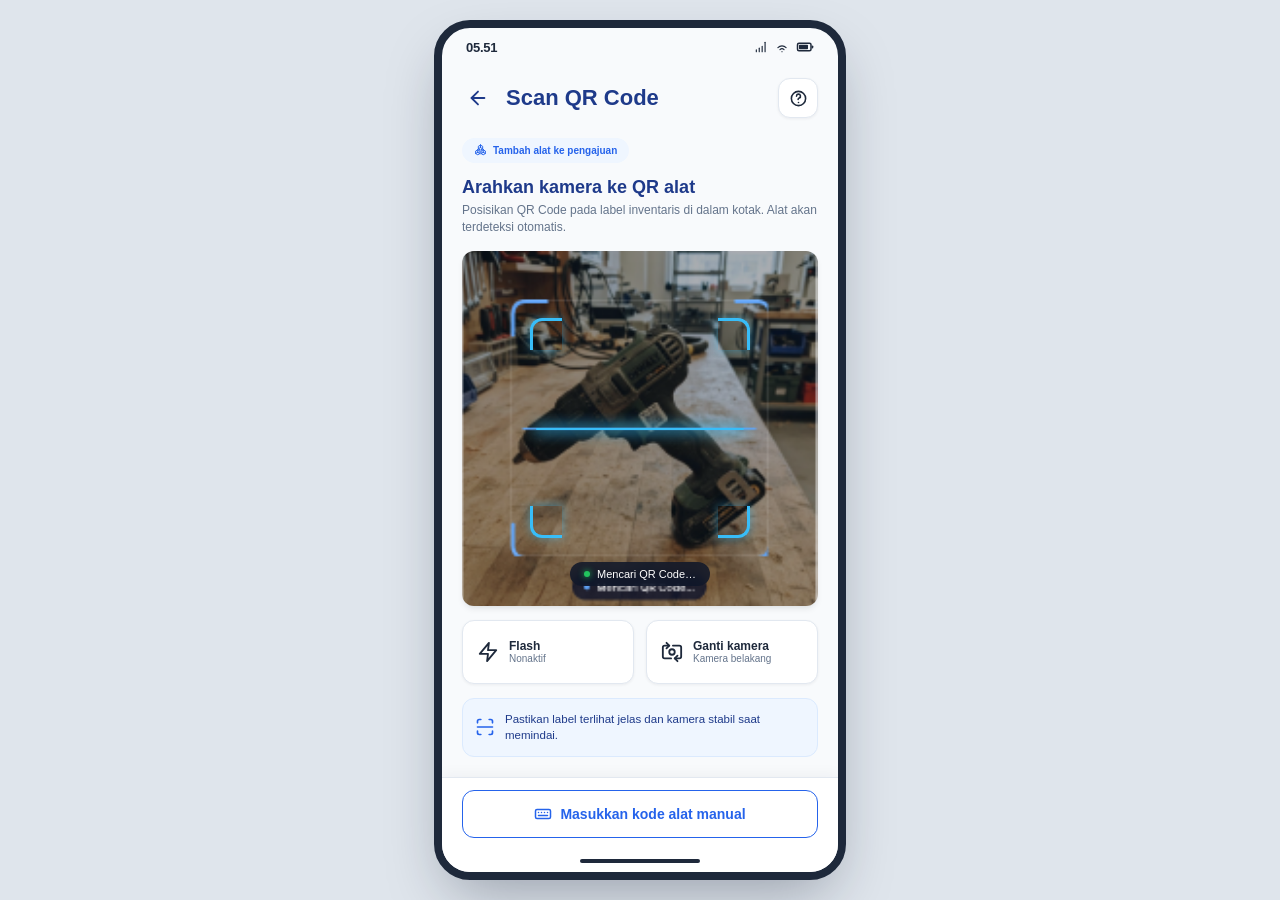
<file: scanner.html>
<!DOCTYPE html>
<html lang="id">
<head>
<meta charset="UTF-8">
<meta name="viewport" content="width=device-width, initial-scale=1.0">
<title>Scan QR Code — PinjamLab</title>
<link rel="stylesheet" href="style.css">
<link rel="stylesheet" href="css/style.css">
</head>
<body>
<div class="phone">

  <!-- Status Bar -->
  <div class="status-bar">
    <span class="clock">09.41</span>
    <div class="status-icons">
      <svg viewBox="0 0 24 24" fill="none" stroke="currentColor" stroke-width="2" stroke-linecap="round" stroke-linejoin="round"><path d="M4 20v-3"/><path d="M9 20v-6"/><path d="M14 20v-9"/><path d="M19 20V4"/></svg>
      <svg viewBox="0 0 24 24" fill="none" stroke="currentColor" stroke-width="2" stroke-linecap="round" stroke-linejoin="round"><path d="M5 13a10 10 0 0 1 14 0"/><path d="M8.5 16.5a5 5 0 0 1 7 0"/><path d="M12 20h.01"/></svg>
      <svg class="battery" viewBox="0 0 24 24" fill="none" stroke="currentColor" stroke-width="2" stroke-linecap="round" stroke-linejoin="round"><rect x="2" y="7" width="18" height="10" rx="2"/><line x1="22" y1="11" x2="22" y2="13"/><rect x="4" y="9" width="12" height="6" rx="1" fill="currentColor" stroke="none"/></svg>
    </div>
  </div>

  <!-- Judul Halaman -->
  <div class="page-header">
    <a class="back-btn" href="form-pengajuan.html" aria-label="Kembali ke form pengajuan">
      <svg viewBox="0 0 24 24" fill="none" stroke="currentColor" stroke-width="2" stroke-linecap="round" stroke-linejoin="round"><line x1="19" y1="12" x2="5" y2="12"/><polyline points="12 19 5 12 12 5"/></svg>
    </a>
    <div class="title-wrap">
      <h1>Scan QR Code</h1>
    </div>
    <button class="icon-btn" id="scanner-help-btn" aria-label="Bantuan scanner">
      <svg viewBox="0 0 24 24" fill="none" stroke="currentColor" stroke-width="2" stroke-linecap="round" stroke-linejoin="round"><circle cx="12" cy="12" r="9"/><path d="M9.5 9a2.5 2.5 0 1 1 3.4 2.3c-.9.4-1.4 1-1.4 2"/><line x1="12" y1="17" x2="12.01" y2="17"/></svg>
    </button>
  </div>

  <!-- Konten Scanner -->
  <div class="content" style="gap:14px;">

    <!-- Badge Petunjuk Pemindaian -->
    <div>
      <span class="badge badge-blue" style="display:inline-flex;align-items:center;gap:6px;padding:6px 12px;">
        <svg viewBox="0 0 24 24" fill="none" stroke="currentColor" stroke-width="1.8" stroke-linecap="round" stroke-linejoin="round">
          <path d="M12 2l4 2.3v4.6L12 11.2 8 8.9V4.3L12 2z"/>
          <path d="M12 6.6V2m0 4.6L8 8.9m4-2.3l4 2.3"/>
          <path d="M7 10.7l4 2.3v4.6l-4 2.3-4-2.3v-4.6l4-2.3z"/>
          <path d="M7 15.3v-4.6m0 4.6l-4 2.3m4-2.3l4 2.3"/>
          <path d="M17 10.7l4 2.3v4.6l-4 2.3-4-2.3v-4.6l4-2.3z"/>
          <path d="M17 15.3v-4.6m0 4.6l-4 2.3m4-2.3l4 2.3"/>
        </svg> Tambah alat ke pengajuan
      </span>
    </div>

    <!-- Judul & Deskripsi Pemindaian -->
    <div style="display:flex;flex-direction:column;gap:4px;width:100%;">
      <h2 style="margin:0;font-size:18px;font-weight:700;color:var(--primary-dark);">Arahkan kamera ke QR alat</h2>
      <p style="margin:0;font-size:12px;color:var(--muted);line-height:1.45;">Posisikan QR Code pada label inventaris di dalam kotak. Alat akan terdeteksi otomatis.</p>
    </div>

    <!-- Area Kamera Viewfinder -->
    <div class="camera-area" id="camera-area" title="Ketuk area kamera untuk mensimulasikan pemindaian QR Code">
      <div class="scan-box">
        <div class="scan-corner tl"></div>
        <div class="scan-corner tr"></div>
        <div class="scan-corner bl"></div>
        <div class="scan-corner br"></div>
        <div class="scan-line"></div>
      </div>
      <div class="scan-status"><span class="dot"></span> Mencari QR Code&hellip;</div>
    </div>

    <!-- Opsi Pemindaian: Flash & Ganti Kamera -->
    <div class="control-row">
      <div class="control-card" id="flash-toggle-btn" role="button" aria-label="Toggle lampu flash">
        <svg viewBox="0 0 24 24" fill="none" stroke="currentColor" stroke-width="2" stroke-linecap="round" stroke-linejoin="round"><polygon points="13 2 3 14 12 14 11 22 21 10 12 10 13 2"/></svg>
        <div>
          <div class="label">Flash</div>
          <div class="sub">Nonaktif</div>
        </div>
      </div>
      <div class="control-card" id="camera-switch-btn" role="button" aria-label="Beralih kamera">
        <svg viewBox="0 0 24 24" fill="none" stroke="currentColor" stroke-width="2" stroke-linecap="round" stroke-linejoin="round"><path d="M11 19H4a2 2 0 0 1-2-2V7a2 2 0 0 1 2-2h5"/><path d="M13 5h7a2 2 0 0 1 2 2v10a2 2 0 0 1-2 2h-5"/><circle cx="12" cy="12" r="3"/><path d="m18 22-3-3 3-3"/><path d="m6 2 3 3-3 3"/></svg>
        <div>
          <div class="label">Ganti kamera</div>
          <div class="sub">Kamera belakang</div>
        </div>
      </div>
    </div>

    <!-- Banner Info -->
    <div class="info-banner" style="background:#eff6ff;border-color:#dbeafe;">
      <svg viewBox="0 0 24 24" fill="none" stroke="currentColor" stroke-width="2" stroke-linecap="round" stroke-linejoin="round"><path d="M3 7V5a2 2 0 0 1 2-2h2"/><path d="M17 3h2a2 2 0 0 1 2 2v2"/><path d="M21 17v2a2 2 0 0 1-2 2h-2"/><path d="M7 21H5a2 2 0 0 1-2-2v-2"/><line x1="3" y1="12" x2="21" y2="12"/></svg>
      <span>Pastikan label terlihat jelas dan kamera stabil saat memindai.</span>
    </div>

  </div>

  <!-- Alternatif Pemindaian: Bottom Bar -->
  <div class="bottom-bar">
    <button type="button" class="btn btn-outline" id="manual-code-btn">
      <svg viewBox="0 0 24 24" fill="none" stroke="currentColor" stroke-width="2" stroke-linecap="round" stroke-linejoin="round"><rect x="2" y="6" width="20" height="12" rx="2"/><line x1="6" y1="10" x2="6" y2="10.01"/><line x1="10" y1="10" x2="10" y2="10.01"/><line x1="14" y1="10" x2="14" y2="10.01"/><line x1="18" y1="10" x2="18" y2="10.01"/><line x1="6" y1="14" x2="18" y2="14"/></svg> Masukkan kode alat manual
    </button>
  </div>

  <!-- Navigasi Sistem -->
  <div class="home-indicator"><span></span></div>
</div>

<script src="js/data-barang.js"></script>
<script src="script.js"></script>
<script src="js/workflow.js"></script>
</body>
</html>
</file>
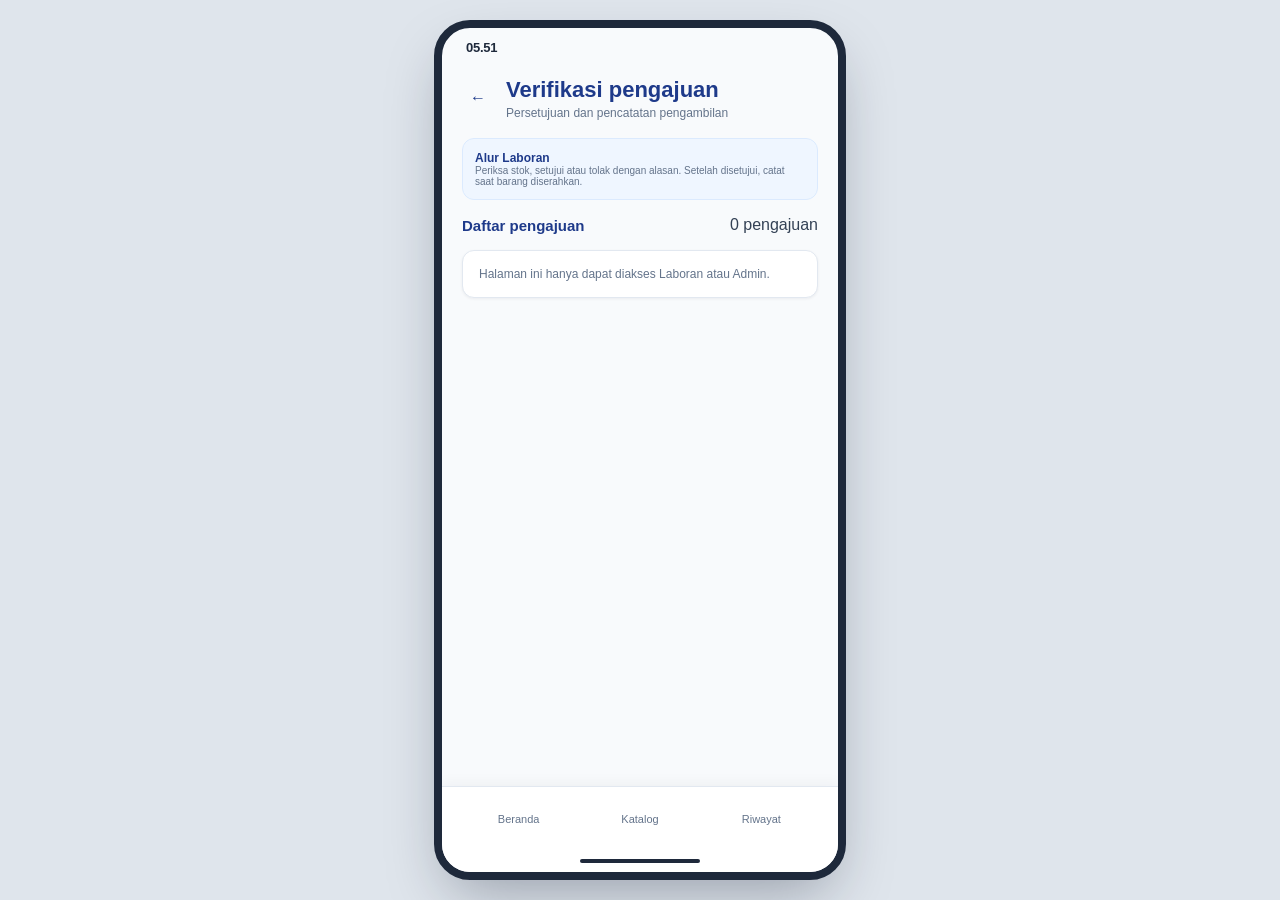
<file: verifikasi.html>
<!DOCTYPE html>
<html lang="id">
<head>
<meta charset="UTF-8">
<meta name="viewport" content="width=device-width, initial-scale=1.0">
<title>Verifikasi — PinjamLab</title>
<link rel="stylesheet" href="style.css">
<link rel="stylesheet" href="css/style.css">
</head>
<body>
<div class="phone">
  <div class="status-bar"><span class="clock">09.41</span><div class="status-icons"></div></div>
  <header class="page-header">
    <a class="back-btn" href="dashboard.html" aria-label="Kembali ke dashboard">←</a>
    <div class="title-wrap"><h1>Verifikasi pengajuan</h1><p>Persetujuan dan pencatatan pengambilan</p></div>
  </header>
  <main class="content">
    <div class="info-banner"><div><div class="title">Alur Laboran</div><div class="desc">Periksa stok, setujui atau tolak dengan alasan. Setelah disetujui, catat saat barang diserahkan.</div></div></div>
    <div class="section-title"><h2>Daftar pengajuan</h2><span id="verification-count" class="meta">0 pengajuan</span></div>
    <div id="verification-list" class="workflow-list"></div>
  </main>
  <nav class="bottom-nav">
    <a class="nav-item" href="dashboard.html">Beranda</a>
    <a class="nav-item" href="katalog.html">Katalog</a>
    <a class="nav-item" href="riwayat.html">Riwayat</a>
  </nav>
  <div class="home-indicator"><span></span></div>
</div>
<script src="js/data-barang.js"></script>
<script src="script.js"></script>
<script src="js/workflow.js"></script>
</body>
</html>
</file>
<file: style.css>
/* =========================================================
   PinjamLab — shared stylesheet
   Sistem Peminjaman Alat & Bahan Lab (TRPL Politani Samarinda)
   ========================================================= */

:root {
  --bg: #f8fafc;
  --surface: #ffffff;
  --primary: #2563eb;
  --primary-hover: #1d4ed8;
  --primary-dark: #1e3a8a;
  --primary-50: #eff6ff;
  --primary-100: #dbeafe;
  --heading: #1e293b;
  --text: #334155;
  --muted: #64748b;
  --border: #e2e8f0;
  --border-focus: #3b82f6;
  --neutral-50: #f1f5f9;
  --neutral-100: #e2e8f0;
  --warning-bg: #fff7ed;
  --warning-text: #c2410c;
  --orange-bg: #fff7ed;
  --orange-text: #c2410c;
  --success: #16a34a;
  --success-bg: #f0fdf4;
  --radius-sm: 8px;
  --radius-md: 12px;
  --radius-lg: 16px;
  --radius-full: 9999px;
  --shadow-sm: 0 1px 3px rgba(15, 23, 42, 0.06);
  --shadow-md: 0 4px 6px -1px rgba(15, 23, 42, 0.08), 0 2px 4px -2px rgba(15, 23, 42, 0.05);
  --shadow-lg: 0 10px 15px -3px rgba(15, 23, 42, 0.1), 0 4px 6px -4px rgba(15, 23, 42, 0.05);
  --font: "Inter", -apple-system, BlinkMacSystemFont, "Segoe UI", Roboto, Helvetica, Arial, sans-serif;
}

* {
  box-sizing: border-box;
  -webkit-tap-highlight-color: transparent;
}

html, body {
  margin: 0;
  padding: 0;
  font-family: var(--font);
  background: #dfe5ec;
  color: var(--text);
  -webkit-font-smoothing: antialiased;
  -moz-osx-font-smoothing: grayscale;
}

a {
  color: inherit;
  text-decoration: none;
  cursor: pointer;
}

button {
  font-family: inherit;
  cursor: pointer;
  user-select: none;
}

img {
  display: block;
  max-width: 100%;
}

/* ---------- Phone frame ---------- */
.phone {
  max-width: 412px;
  margin: 0 auto;
  min-height: 100vh;
  background: var(--bg);
  display: flex;
  flex-direction: column;
  position: relative;
  box-shadow: 0 0 50px rgba(15, 23, 42, 0.18);
  overflow-x: hidden;
}

@media (min-width: 450px) {
  body {
    padding: 20px 0;
  }
  .phone {
    min-height: 860px;
    height: 92vh;
    border-radius: 36px;
    border: 8px solid #1e293b;
    box-shadow: 0 25px 60px -15px rgba(15, 23, 42, 0.35);
    overflow: hidden;
  }
}

/* ---------- Top sheet handle / notch ---------- */
.sheet-handle {
  width: 64px;
  height: 4px;
  background: #334155;
  border-radius: var(--radius-full);
  margin: 10px auto 4px;
  flex-shrink: 0;
}

/* ---------- Status bar ---------- */
.status-bar {
  height: 38px;
  flex-shrink: 0;
  display: flex;
  align-items: center;
  justify-content: space-between;
  padding: 0 24px;
  color: var(--heading);
  z-index: 10;
}
.status-bar .clock {
  font-weight: 600;
  font-size: 13px;
  letter-spacing: -0.02em;
}
.status-icons {
  display: flex;
  gap: 7px;
  align-items: center;
}
.status-icons svg {
  width: 14px;
  height: 14px;
}
.status-icons svg.battery {
  width: 18px;
  height: 18px;
}

/* ---------- Page header ---------- */
.page-header {
  display: flex;
  gap: 12px;
  align-items: center;
  min-height: 64px;
  flex-shrink: 0;
  padding: 8px 20px 8px;
}
.page-header .title-wrap {
  flex: 1;
  min-width: 0;
}
.page-header h1 {
  margin: 0;
  font-size: 22px;
  font-weight: 700;
  color: var(--primary-dark);
  line-height: 1.25;
}
.page-header p {
  margin: 2px 0 0;
  font-size: 12px;
  color: var(--muted);
}
.back-btn, .icon-btn {
  flex-shrink: 0;
  background: var(--surface);
  border: 1px solid var(--border);
  border-radius: var(--radius-md);
  width: 40px;
  height: 40px;
  display: flex;
  align-items: center;
  justify-content: center;
  cursor: pointer;
  color: var(--heading);
  transition: all 0.15s ease;
  box-shadow: var(--shadow-sm);
}
.back-btn:active, .icon-btn:active {
  transform: scale(0.94);
  background: var(--neutral-50);
}
.back-btn {
  background: transparent;
  border: none;
  box-shadow: none;
  width: 32px;
  height: 32px;
  padding: 0;
  color: var(--primary-dark);
}
.back-btn svg {
  width: 22px;
  height: 22px;
}
.icon-btn svg {
  width: 19px;
  height: 19px;
}

/* ---------- Content area ---------- */
.content {
  flex: 1;
  display: flex;
  flex-direction: column;
  gap: 16px;
  padding: 8px 20px 20px;
  overflow-y: auto;
  overflow-x: hidden;
  -webkit-overflow-scrolling: touch;
}

/* ---------- Buttons ---------- */
.btn {
  border: none;
  border-radius: var(--radius-md);
  height: 48px;
  display: inline-flex;
  align-items: center;
  justify-content: center;
  gap: 8px;
  font-weight: 600;
  font-size: 14px;
  cursor: pointer;
  width: 100%;
  transition: all 0.15s ease;
  text-decoration: none;
}
.btn:active {
  transform: scale(0.98);
}
.btn-primary {
  background: var(--primary);
  color: #fff;
  box-shadow: 0 4px 12px rgba(37, 99, 235, 0.25);
}
.btn-primary:hover {
  background: var(--primary-hover);
}
.btn-primary:active {
  background: var(--primary-dark);
}
.btn-outline {
  background: var(--surface);
  color: var(--primary);
  border: 1.5px solid var(--primary);
}
.btn-outline:active {
  background: var(--primary-50);
}
.btn-light {
  background: #ffffff;
  color: var(--primary-dark);
  box-shadow: 0 2px 8px rgba(0, 0, 0, 0.08);
}
.btn-light:active {
  background: #f8fafc;
}
.btn svg {
  width: 18px;
  height: 18px;
}

/* ---------- Form fields & Inputs ---------- */
.field {
  display: flex;
  flex-direction: column;
  gap: 6px;
  width: 100%;
}
.field label {
  font-size: 12px;
  font-weight: 600;
  color: var(--heading);
}
.input {
  background: var(--surface);
  border: 1px solid var(--border);
  border-radius: var(--radius-md);
  height: 48px;
  display: flex;
  align-items: center;
  gap: 10px;
  padding: 0 14px;
  transition: border-color 0.15s ease, box-shadow 0.15s ease;
}
.input:focus-within {
  border-color: var(--border-focus);
  box-shadow: 0 0 0 3px rgba(59, 130, 246, 0.15);
}
.input svg {
  width: 18px;
  height: 18px;
  color: var(--muted);
  flex-shrink: 0;
}
.input input {
  border: none;
  outline: none;
  background: transparent;
  font-size: 14px;
  color: var(--heading);
  flex: 1;
  min-width: 0;
  font-family: inherit;
}
.input button.eye {
  background: none;
  border: none;
  padding: 4px;
  cursor: pointer;
  display: flex;
  align-items: center;
  justify-content: center;
  color: var(--muted);
  border-radius: 4px;
  transition: color 0.15s;
}
.input button.eye:hover {
  color: var(--heading);
}
.textarea {
  background: var(--surface);
  border: 1px solid var(--border);
  border-radius: var(--radius-md);
  padding: 12px 14px 10px;
  display: flex;
  flex-direction: column;
  gap: 6px;
  transition: border-color 0.15s ease, box-shadow 0.15s ease;
}
.textarea:focus-within {
  border-color: var(--border-focus);
  box-shadow: 0 0 0 3px rgba(59, 130, 246, 0.15);
}
.textarea textarea {
  border: none;
  outline: none;
  resize: none;
  font-family: inherit;
  font-size: 13px;
  color: var(--heading);
  width: 100%;
  min-height: 52px;
  line-height: 1.45;
  background: transparent;
}
.char-count {
  align-self: flex-end;
  font-size: 10px;
  color: var(--muted);
  font-weight: 500;
}

/* ---------- Checkbox row ---------- */
.checkbox-row {
  display: flex;
  gap: 10px;
  align-items: center;
  cursor: pointer;
  user-select: none;
}
.checkbox-row.align-top {
  align-items: flex-start;
  gap: 10px;
}
.checkbox {
  width: 18px;
  height: 18px;
  border-radius: 4px;
  background: var(--primary);
  display: flex;
  align-items: center;
  justify-content: center;
  flex-shrink: 0;
  border: none;
  cursor: pointer;
  padding: 0;
  transition: background 0.15s, border-color 0.15s;
}
.checkbox svg {
  width: 12px;
  height: 12px;
  color: #fff;
  stroke-width: 2.5;
}
.checkbox.unchecked {
  background: #ffffff;
  border: 1.5px solid var(--border);
}
.checkbox.unchecked svg {
  display: none;
}
.checkbox-row span {
  font-size: 12px;
  color: var(--muted);
}
.checkbox-row.align-top p {
  font-size: 11px;
  color: var(--muted);
  margin: 0;
  line-height: 1.45;
}

/* ---------- Cards ---------- */
.card {
  background: var(--surface);
  border: 1px solid var(--border);
  border-radius: var(--radius-md);
  padding: 14px 16px;
  width: 100%;
  box-shadow: var(--shadow-sm);
  transition: transform 0.15s ease, box-shadow 0.15s ease;
}
.card.clickable:active {
  transform: scale(0.985);
  box-shadow: none;
}
.card-row-between {
  display: flex;
  align-items: center;
  justify-content: space-between;
  width: 100%;
}
.divider {
  height: 1px;
  background: var(--border);
  width: 100%;
  border: none;
  margin: 0;
}

/* ---------- Badges ---------- */
.badge {
  padding: 4px 10px;
  border-radius: var(--radius-full);
  font-size: 10px;
  font-weight: 600;
  display: inline-flex;
  align-items: center;
  gap: 5px;
  white-space: nowrap;
}
.badge svg {
  width: 13px;
  height: 13px;
  flex-shrink: 0;
}
.badge-warning {
  background: var(--warning-bg);
  color: var(--warning-text);
}
.badge-orange {
  background: var(--orange-bg);
  color: var(--orange-text);
}
.badge-blue {
  background: var(--primary-50);
  color: var(--primary);
}
.badge-neutral {
  background: var(--neutral-50);
  color: var(--muted);
}

/* ---------- Section title ---------- */
.section-title {
  display: flex;
  align-items: center;
  justify-content: space-between;
  width: 100%;
}
.section-title h2 {
  font-size: 15px;
  font-weight: 700;
  color: var(--primary-dark);
  margin: 0;
}
.section-title a, .section-title .link {
  font-size: 12px;
  font-weight: 600;
  color: var(--primary);
  transition: color 0.15s;
}
.section-title a:hover, .section-title .link:hover {
  text-decoration: underline;
}

/* ---------- Hero banner (Login) ---------- */
.hero {
  border-radius: var(--radius-md);
  height: 200px;
  width: 100%;
  position: relative;
  overflow: hidden;
  display: flex;
  flex-direction: column;
  justify-content: flex-end;
  gap: 5px;
  padding: 18px 20px;
  color: #fff;
  background-color: var(--primary-dark);
  background-image: url('assets/hero-workshop.png');
  background-size: cover;
  background-position: center top;
  box-shadow: var(--shadow-md);
}
.hero .hero-overlay {
  position: absolute;
  inset: 0;
  background: linear-gradient(180deg, rgba(15, 23, 42, 0.1) 0%, rgba(15, 23, 42, 0.55) 45%, rgba(15, 23, 42, 0.92) 100%);
  pointer-events: none;
}
.hero > * {
  position: relative;
  z-index: 1;
}
.hero .eyebrow {
  font-size: 10px;
  font-weight: 600;
  letter-spacing: 0.05em;
  color: rgba(255, 255, 255, 0.85);
  text-transform: uppercase;
}
.hero h2 {
  font-size: 23px;
  margin: 0;
  font-weight: 700;
  line-height: 1.2;
}
.hero p.sub {
  font-size: 12px;
  margin: 0;
  color: rgba(255, 255, 255, 0.85);
}

/* ---------- App brand row ---------- */
.brand-row {
  display: flex;
  gap: 10px;
  align-items: center;
  width: 100%;
}
.brand-mark {
  width: 36px;
  height: 36px;
  border-radius: var(--radius-md);
  background: var(--primary);
  display: flex;
  align-items: center;
  justify-content: center;
  color: #fff;
  box-shadow: 0 4px 10px rgba(37, 99, 235, 0.3);
  flex-shrink: 0;
}
.brand-mark svg {
  width: 22px;
  height: 22px;
}
.brand-row .brand-name {
  font-size: 20px;
  font-weight: 700;
  color: var(--heading);
}
.brand-row .scope {
  margin-left: auto;
  font-size: 10px;
  font-weight: 700;
  letter-spacing: 0.04em;
  color: var(--muted);
}

/* ---------- Greeting / CTA (Dashboard) ---------- */
.cta-card {
  background: var(--primary-dark);
  border-radius: var(--radius-md);
  padding: 18px 20px;
  display: flex;
  flex-direction: column;
  gap: 10px;
  width: 100%;
  color: #fff;
  box-shadow: 0 8px 20px -4px rgba(30, 58, 138, 0.35);
  position: relative;
  overflow: hidden;
}
.cta-card .cta-top {
  display: flex;
  align-items: center;
  justify-content: space-between;
}
.cta-card .cta-top span {
  font-size: 10px;
  font-weight: 700;
  letter-spacing: 0.05em;
  color: rgba(255, 255, 255, 0.85);
}
.cta-card .cta-top svg {
  width: 26px;
  height: 26px;
  color: #fff;
}
.cta-card h2 {
  font-size: 22px;
  margin: 0;
  font-weight: 700;
  line-height: 1.25;
}
.cta-card p.sub {
  margin: 0;
  font-size: 12px;
  color: #dce7ff;
}

/* ---------- Stat cards ---------- */
.stat-row {
  display: flex;
  gap: 12px;
  width: 100%;
}
.stat-card {
  flex: 1;
  background: var(--surface);
  border: 1px solid var(--border);
  border-radius: var(--radius-md);
  padding: 12px 14px;
  display: flex;
  gap: 12px;
  align-items: center;
  cursor: pointer;
  box-shadow: var(--shadow-sm);
  transition: transform 0.15s, box-shadow 0.15s;
}
.stat-card:active {
  transform: scale(0.97);
}
.stat-card svg {
  width: 22px;
  height: 22px;
  color: var(--primary);
  flex-shrink: 0;
}
.stat-card .value {
  font-size: 22px;
  font-weight: 700;
  color: var(--primary-dark);
  line-height: 1.15;
}
.stat-card .label {
  font-size: 10px;
  color: var(--muted);
  font-weight: 500;
}

/* ---------- List item (Loan / Inventory) ---------- */
.item-card {
  display: flex;
  gap: 12px;
  align-items: center;
  width: 100%;
}
.item-thumb {
  width: 60px;
  height: 60px;
  border-radius: var(--radius-sm);
  flex-shrink: 0;
  background: #f1f5f9;
  display: flex;
  align-items: center;
  justify-content: center;
  color: var(--primary);
  overflow: hidden;
  border: 1px solid var(--border);
}
.item-thumb img {
  width: 100%;
  height: 100%;
  object-fit: cover;
}
.item-thumb.sm {
  width: 48px;
  height: 48px;
}
.item-info {
  flex: 1;
  min-width: 0;
  display: flex;
  flex-direction: column;
  gap: 2px;
}
.item-info .name {
  font-size: 13.5px;
  font-weight: 600;
  color: var(--primary-dark);
  white-space: nowrap;
  overflow: hidden;
  text-overflow: ellipsis;
}
.item-info .meta {
  font-size: 11px;
  color: var(--muted);
}
.item-info .spec {
  font-size: 10px;
  line-height: 1.4;
  color: var(--muted);
}
.catalog-card .item-info .name {
  white-space: normal;
  overflow: visible;
  text-overflow: unset;
}
.item-info .volume {
  font-size: 10px;
  font-weight: 600;
  color: var(--primary);
}
.inventory-thumb svg {
  width: 28px;
  height: 28px;
}
.item-info .avail {
  font-size: 11px;
  font-weight: 600;
  color: var(--primary);
}
.item-card .item-info .name {
  white-space: normal;
  overflow: visible;
  text-overflow: unset;
}
.icon-circle {
  width: 44px;
  height: 44px;
  border-radius: var(--radius-sm);
  background: var(--primary-50);
  display: flex;
  align-items: center;
  justify-content: center;
  flex-shrink: 0;
}
.icon-circle svg {
  width: 22px;
  height: 22px;
  color: var(--primary);
}
.chevron {
  width: 18px;
  height: 18px;
  color: var(--muted);
  flex-shrink: 0;
}
.arrow-up-right {
  width: 20px;
  height: 20px;
  color: var(--primary);
  flex-shrink: 0;
}

/* ---------- Search bar ---------- */
.search-bar {
  background: var(--surface);
  border: 1px solid var(--border);
  border-radius: var(--radius-md);
  height: 46px;
  display: flex;
  align-items: center;
  gap: 10px;
  padding: 0 14px;
  width: 100%;
  box-shadow: var(--shadow-sm);
  transition: border-color 0.15s, box-shadow 0.15s;
}
.search-bar:focus-within {
  border-color: var(--border-focus);
  box-shadow: 0 0 0 3px rgba(59, 130, 246, 0.15);
}
.search-bar svg {
  width: 18px;
  height: 18px;
  color: var(--muted);
  flex-shrink: 0;
}
.search-bar input {
  border: none;
  outline: none;
  background: transparent;
  font-size: 13.5px;
  color: var(--heading);
  flex: 1;
  min-width: 0;
  font-family: inherit;
}
.search-bar input::placeholder {
  color: var(--muted);
}
.search-bar .clear-search {
  background: none;
  border: none;
  padding: 4px;
  color: var(--muted);
  cursor: pointer;
  display: none;
}
.search-bar .clear-search:hover {
  color: var(--heading);
}

/* ---------- Pill tabs/filters ---------- */
.tab-row {
  display: flex;
  gap: 8px;
  width: 100%;
}
.tab-row.sm {
  gap: 7px;
}
.tab {
  flex: 1;
  height: 34px;
  border-radius: var(--radius-full);
  border: 1px solid var(--border);
  background: var(--surface);
  color: var(--muted);
  font-size: 12px;
  font-weight: 600;
  display: flex;
  align-items: center;
  justify-content: center;
  cursor: pointer;
  user-select: none;
  transition: all 0.15s ease;
  box-shadow: var(--shadow-sm);
}
.tab-row.sm .tab {
  font-size: 11px;
}
.tab:active {
  transform: scale(0.96);
}
.tab.active {
  background: var(--primary);
  border-color: var(--primary);
  color: #fff;
  box-shadow: 0 2px 8px rgba(37, 99, 235, 0.3);
}

/* ---------- Catalog card with add button ---------- */
.catalog-card {
  display: flex;
  gap: 12px;
  align-items: center;
  width: 100%;
}
.add-btn {
  width: 32px;
  height: 32px;
  border-radius: var(--radius-sm);
  background: var(--primary-50);
  border: none;
  display: flex;
  align-items: center;
  justify-content: center;
  cursor: pointer;
  color: var(--primary);
  flex-shrink: 0;
  transition: all 0.15s ease;
}
.add-btn:hover {
  background: var(--primary-100);
}
.add-btn:active {
  transform: scale(1.15);
  background: var(--primary);
  color: #fff;
}
.add-btn svg {
  width: 18px;
  height: 18px;
}

/* ---------- Empty state ---------- */
.empty-state {
  display: flex;
  gap: 14px;
  align-items: center;
  width: 100%;
}
.empty-icon {
  width: 44px;
  height: 44px;
  border-radius: var(--radius-full);
  background: var(--primary-50);
  display: flex;
  align-items: center;
  justify-content: center;
  flex-shrink: 0;
  color: var(--primary);
}
.empty-icon svg {
  width: 22px;
  height: 22px;
}
.empty-state .title {
  font-size: 13px;
  font-weight: 600;
  color: var(--primary-dark);
}
.empty-state .desc {
  font-size: 11px;
  color: var(--muted);
  margin: 3px 0 6px;
}
.empty-state .action {
  font-size: 11px;
  font-weight: 600;
  color: var(--primary);
  background: none;
  border: none;
  padding: 0;
  cursor: pointer;
  text-decoration: underline;
}

/* ---------- Skeleton loader ---------- */
.skeleton-card {
  display: flex;
  gap: 12px;
  align-items: center;
  height: 84px;
  width: 100%;
}
.skeleton-thumb {
  width: 60px;
  height: 60px;
  border-radius: var(--radius-sm);
  background: linear-gradient(90deg, #f1f5f9 25%, #e2e8f0 50%, #f1f5f9 75%);
  background-size: 200% 100%;
  animation: shimmer 1.6s infinite;
  flex-shrink: 0;
}
.skeleton-lines {
  flex: 1;
  display: flex;
  flex-direction: column;
  gap: 9px;
}
.skeleton-line {
  height: 10px;
  border-radius: 4px;
  background: linear-gradient(90deg, #f1f5f9 25%, #e2e8f0 50%, #f1f5f9 75%);
  background-size: 200% 100%;
  animation: shimmer 1.6s infinite;
}
@keyframes shimmer {
  0% { background-position: 200% 0; }
  100% { background-position: -200% 0; }
}

/* ---------- Note row ---------- */
.note-row {
  display: flex;
  gap: 6px;
  align-items: center;
}
.note-row svg {
  width: 14px;
  height: 14px;
  color: var(--muted);
  flex-shrink: 0;
}
.note-row span {
  font-size: 11px;
  color: var(--muted);
}

/* ---------- Stepper (Quantity) ---------- */
.stepper {
  background: var(--surface);
  border: 1px solid var(--border);
  border-radius: var(--radius-sm);
  height: 34px;
  display: flex;
  align-items: center;
  gap: 12px;
  padding: 0 8px;
  flex-shrink: 0;
  box-shadow: var(--shadow-sm);
}
.stepper button {
  background: none;
  border: none;
  cursor: pointer;
  display: flex;
  align-items: center;
  justify-content: center;
  color: var(--heading);
  padding: 4px;
  border-radius: 4px;
  transition: background 0.15s, transform 0.1s;
}
.stepper button:active {
  transform: scale(0.85);
  background: var(--neutral-50);
}
.stepper svg {
  width: 13px;
  height: 13px;
}
.stepper .qty {
  font-size: 13px;
  font-weight: 700;
  min-width: 16px;
  text-align: center;
  color: var(--primary-dark);
}

/* ---------- Stage / steps ---------- */
.stage-row {
  display: flex;
  gap: 8px;
  align-items: center;
  width: 100%;
}
.stage-dot {
  width: 22px;
  height: 22px;
  border-radius: var(--radius-full);
  background: var(--primary);
  color: #fff;
  font-size: 11px;
  font-weight: 700;
  display: flex;
  align-items: center;
  justify-content: center;
  flex-shrink: 0;
}
.stage-dot.inactive {
  background: var(--border);
  color: var(--muted);
}
.stage-row .stage-label {
  font-size: 11px;
  font-weight: 700;
  color: var(--primary);
  white-space: nowrap;
}
.stage-row .stage-label.inactive {
  color: var(--muted);
  font-weight: 500;
}
.stage-line {
  flex: 1;
  height: 1px;
  background: var(--border);
}

/* ---------- Info banner ---------- */
.info-banner {
  background: var(--primary-50);
  border: 1px solid var(--primary-100);
  border-radius: var(--radius-md);
  padding: 12px;
  display: flex;
  gap: 10px;
  align-items: center;
  width: 100%;
}
.info-banner.align-top {
  align-items: flex-start;
  padding: 12px;
}
.info-banner svg {
  width: 20px;
  height: 20px;
  color: var(--primary);
  flex-shrink: 0;
}
.info-banner span, .info-banner p {
  font-size: 11.5px;
  color: var(--primary-dark);
  margin: 0;
  line-height: 1.45;
}
.info-banner .title {
  font-size: 12px;
  font-weight: 600;
  color: var(--primary-dark);
}
.info-banner .desc {
  font-size: 10px;
  color: var(--muted);
}

/* ---------- Bottom action bar (fixed on bottom) ---------- */
.bottom-bar {
  background: var(--surface);
  border-top: 1px solid var(--border);
  padding: 12px 20px;
  flex-shrink: 0;
  box-shadow: 0 -4px 12px rgba(15, 23, 42, 0.04);
}

/* ---------- Bottom navigation bar ---------- */
.bottom-nav {
  background: var(--surface);
  border-top: 1px solid var(--border);
  height: 64px;
  display: flex;
  padding: 0 16px;
  flex-shrink: 0;
  box-shadow: 0 -4px 12px rgba(15, 23, 42, 0.04);
}
.nav-item {
  flex: 1;
  display: flex;
  flex-direction: column;
  align-items: center;
  justify-content: center;
  gap: 3px;
  color: var(--muted);
  font-size: 11px;
  font-weight: 500;
  transition: all 0.15s ease;
  user-select: none;
}
.nav-item:active {
  transform: scale(0.92);
}
.nav-item .nav-icon-wrap {
  width: 50px;
  height: 26px;
  border-radius: var(--radius-full);
  display: flex;
  align-items: center;
  justify-content: center;
  transition: all 0.15s ease;
}
.nav-item svg {
  width: 20px;
  height: 20px;
}
.nav-item.active {
  color: var(--primary);
  font-weight: 700;
}
.nav-item.active .nav-icon-wrap {
  background: var(--primary-50);
}

/* ---------- Home indicator (iOS / Android gesture bar) ---------- */
.home-indicator {
  background: var(--surface);
  height: 22px;
  display: flex;
  align-items: center;
  justify-content: center;
  flex-shrink: 0;
}
.home-indicator span {
  width: 120px;
  height: 4px;
  border-radius: var(--radius-full);
  background: var(--heading);
  display: block;
}

/* ---------- Scanner screen ---------- */
.camera-area {
  background: #0f172a;
  border-radius: var(--radius-md);
  height: 380px;
  width: 100%;
  position: relative;
  overflow: hidden;
  display: flex;
  align-items: center;
  justify-content: center;
  background-image: url('assets/scanner-workshop.png');
  background-size: cover;
  background-position: center;
  box-shadow: var(--shadow-md);
  cursor: pointer;
}
.camera-area .scan-box {
  width: 220px;
  height: 220px;
  position: relative;
}
.scan-corner {
  position: absolute;
  width: 32px;
  height: 32px;
  border: 3.5px solid #38bdf8;
  box-shadow: 0 0 10px rgba(56, 189, 248, 0.5);
}
.scan-corner.tl { top: 0; left: 0; border-right: none; border-bottom: none; border-top-left-radius: 12px; }
.scan-corner.tr { top: 0; right: 0; border-left: none; border-bottom: none; border-top-right-radius: 12px; }
.scan-corner.bl { bottom: 0; left: 0; border-right: none; border-top: none; border-bottom-left-radius: 12px; }
.scan-corner.br { bottom: 0; right: 0; border-left: none; border-top: none; border-bottom-right-radius: 12px; }

.scan-line {
  position: absolute;
  left: 6px;
  right: 6px;
  top: 50%;
  height: 2px;
  background: #38bdf8;
  box-shadow: 0 0 14px 2px #38bdf8;
  border-radius: 2px;
  animation: scanMove 2.6s ease-in-out infinite alternate;
}
@keyframes scanMove {
  0% { top: 12%; opacity: 0.8; }
  50% { opacity: 1; }
  100% { top: 88%; opacity: 0.8; }
}

.scan-status {
  position: absolute;
  bottom: 20px;
  left: 50%;
  transform: translateX(-50%);
  background: rgba(15, 23, 42, 0.85);
  backdrop-filter: blur(4px);
  color: #fff;
  font-size: 11px;
  font-weight: 500;
  padding: 6px 14px;
  border-radius: var(--radius-full);
  display: flex;
  align-items: center;
  gap: 7px;
  white-space: nowrap;
}
.scan-status .dot {
  width: 6px;
  height: 6px;
  border-radius: 50%;
  background: #22c55e;
  box-shadow: 0 0 6px #22c55e;
  animation: pulse 1.8s infinite;
}
@keyframes pulse {
  0%, 100% { opacity: 1; }
  50% { opacity: 0.4; }
}

.control-row {
  display: flex;
  gap: 12px;
  width: 100%;
}
.control-card {
  flex: 1;
  background: var(--surface);
  border: 1px solid var(--border);
  border-radius: var(--radius-md);
  height: 64px;
  display: flex;
  gap: 10px;
  align-items: center;
  padding: 12px 14px;
  cursor: pointer;
  box-shadow: var(--shadow-sm);
  transition: all 0.15s ease;
}
.control-card:active {
  transform: scale(0.96);
  background: var(--neutral-50);
}
.control-card.active {
  background: var(--primary-50);
  border-color: var(--primary);
}
.control-card.active svg {
  color: var(--primary);
}
.control-card svg {
  width: 22px;
  height: 22px;
  color: var(--heading);
  flex-shrink: 0;
}
.control-card .label {
  font-size: 12px;
  font-weight: 600;
  color: var(--heading);
}
.control-card .sub {
  font-size: 10px;
  color: var(--muted);
}

/* ---------- Flash overlay in camera ---------- */
.camera-area.flash-on::after {
  content: "";
  position: absolute;
  inset: 0;
  background: rgba(255, 255, 255, 0.28);
  pointer-events: none;
}

/* ---------- Confirmation letter (Konfirmasi) ---------- */
.confirm-head {
  display: flex;
  gap: 12px;
  align-items: center;
  width: 100%;
}
.confirm-icon {
  width: 44px;
  height: 44px;
  border-radius: var(--radius-full);
  background: var(--primary-50);
  display: flex;
  align-items: center;
  justify-content: center;
  color: var(--primary);
  flex-shrink: 0;
}
.confirm-icon svg {
  width: 24px;
  height: 24px;
}
.letter {
  background: var(--surface);
  border: 1px solid var(--border);
  border-radius: var(--radius-md);
  padding: 20px;
  display: flex;
  flex-direction: column;
  gap: 12px;
  width: 100%;
  box-shadow: var(--shadow-sm);
}
.letter-head {
  display: flex;
  justify-content: space-between;
  align-items: flex-start;
}
.letter-head .org {
  font-weight: 700;
  color: var(--primary-dark);
  font-size: 16px;
}
.letter-head .dept {
  font-size: 9px;
  font-weight: 700;
  letter-spacing: 0.04em;
  color: var(--muted);
}
.letter-head .date {
  font-size: 10px;
  color: var(--muted);
}
.letter-rule {
  height: 2px;
  background: var(--primary);
  width: 100%;
}
.letter-title {
  text-align: center;
  font-weight: 700;
  font-size: 12px;
  color: var(--primary-dark);
  letter-spacing: 0.05em;
}
.letter-row {
  display: flex;
  gap: 8px;
  font-size: 11px;
}
.letter-row .k {
  width: 100px;
  color: var(--muted);
  flex-shrink: 0;
}
.letter-row .v {
  font-weight: 600;
  color: var(--heading);
}
.letter-sub {
  font-size: 10px;
  font-weight: 700;
  color: var(--primary-dark);
}
.letter-table {
  border: 1px solid var(--border);
  border-radius: var(--radius-sm);
  overflow: hidden;
  width: 100%;
}
.letter-table .row {
  display: flex;
  justify-content: space-between;
  padding: 8px 12px;
  font-size: 11px;
  border-top: 1px solid var(--border);
}
.letter-table .row:first-child {
  border-top: none;
  background: var(--primary-50);
  font-weight: 600;
  color: var(--primary-dark);
  font-size: 10.5px;
}
.sign-row {
  display: flex;
  gap: 32px;
  width: 100%;
  margin-top: 4px;
}
.sign-col {
  flex: 1;
  display: flex;
  flex-direction: column;
  align-items: center;
  gap: 4px;
}
.sign-col .who {
  font-size: 10px;
  color: var(--primary-dark);
  font-weight: 500;
}
.sign-space {
  height: 48px;
  width: 100%;
}
.sign-col .name {
  font-size: 10px;
  font-weight: 600;
  color: var(--primary-dark);
}
.letter-footnote {
  font-size: 9px;
  color: var(--muted);
  text-align: center;
  margin: 0;
}

.prog-orange, .prog-blue {
  width: 15px;
  height: 15px;
  flex-shrink: 0;
}
.prog-orange { color: var(--orange-text); }
.prog-blue { color: var(--primary); }

/* ---------- Interactive Bottom Sheet / Modal ---------- */
.sheet-backdrop {
  position: fixed;
  inset: 0;
  background: rgba(15, 23, 42, 0.45);
  backdrop-filter: blur(2px);
  z-index: 100;
  opacity: 0;
  visibility: hidden;
  transition: opacity 0.25s ease, visibility 0.25s ease;
  display: flex;
  align-items: flex-end;
  justify-content: center;
}
.sheet-backdrop.active {
  opacity: 1;
  visibility: visible;
}
.bottom-sheet {
  background: var(--surface);
  width: 100%;
  max-width: 412px;
  border-radius: 20px 20px 0 0;
  padding: 16px 20px 24px;
  box-shadow: 0 -10px 30px rgba(15, 23, 42, 0.2);
  transform: translateY(100%);
  transition: transform 0.25s cubic-bezier(0.16, 1, 0.3, 1);
  display: flex;
  flex-direction: column;
  gap: 14px;
  max-height: 85vh;
  overflow-y: auto;
}
.sheet-backdrop.active .bottom-sheet {
  transform: translateY(0);
}
.sheet-header {
  display: flex;
  align-items: center;
  justify-content: space-between;
}
.sheet-title {
  font-size: 16px;
  font-weight: 700;
  color: var(--primary-dark);
  margin: 0;
}
.sheet-close {
  background: var(--neutral-50);
  border: none;
  width: 32px;
  height: 32px;
  border-radius: var(--radius-full);
  display: flex;
  align-items: center;
  justify-content: center;
  color: var(--muted);
  cursor: pointer;
}
.sheet-close:hover {
  color: var(--heading);
}

/* ---------- Toast Notification ---------- */
.toast-container {
  position: fixed;
  top: 48px;
  left: 50%;
  transform: translateX(-50%);
  z-index: 200;
  display: flex;
  flex-direction: column;
  gap: 8px;
  pointer-events: none;
  width: 90%;
  max-width: 380px;
}
.toast {
  background: #1e293b;
  color: #fff;
  padding: 10px 16px;
  border-radius: var(--radius-full);
  font-size: 12px;
  font-weight: 500;
  display: flex;
  align-items: center;
  gap: 10px;
  box-shadow: var(--shadow-lg);
  pointer-events: auto;
  animation: toastIn 0.25s cubic-bezier(0.16, 1, 0.3, 1) forwards;
}
.toast.toast-success {
  background: #0f766e;
}
.toast.toast-warning {
  background: #c2410c;
}
.toast svg {
  width: 16px;
  height: 16px;
  flex-shrink: 0;
}
@keyframes toastIn {
  from { opacity: 0; transform: translateY(-12px) scale(0.95); }
  to { opacity: 1; transform: translateY(0) scale(1); }
}
@keyframes toastOut {
  from { opacity: 1; transform: translateY(0) scale(1); }
  to { opacity: 0; transform: translateY(-12px) scale(0.95); }
}

/* ---------- Utility ---------- */
.w-full { width: 100%; }
.text-center { text-align: center; }
.mt-auto { margin-top: auto; }

/* ---------- Print Styles for Surat ---------- */
@media print {
  body {
    background: #fff !important;
    padding: 0 !important;
  }
  .phone {
    max-width: 100% !important;
    min-height: auto !important;
    height: auto !important;
    border: none !important;
    box-shadow: none !important;
    border-radius: 0 !important;
    background: #fff !important;
  }
  .status-bar, .page-header, .confirm-head, .info-banner, .bottom-bar, .bottom-nav, .home-indicator, .sheet-handle, .card-row-between {
    display: none !important;
  }
  .content {
    padding: 0 !important;
    overflow: visible !important;
  }
  .letter {
    border: 1px solid #94a3b8 !important;
    box-shadow: none !important;
    padding: 24px !important;
    margin: 0 auto !important;
    max-width: 680px !important;
  }
}

.badge-menunggu {
  background: #fff7ed;
  color: #c2410c;
}
.badge-disetujui,
.badge-dipinjam {
  background: var(--primary-50);
  color: var(--primary-dark);
}
.badge-ditolak {
  background: #fef2f2;
  color: #b91c1c;
}
.badge-selesai {
  background: #ecfdf5;
  color: #047857;
}
.workflow-menu-grid,
.workflow-list {
  display: flex;
  flex-direction: column;
  gap: 10px;
  width: 100%;
}
.workflow-menu-card {
  display: flex;
  flex-direction: column;
  gap: 4px;
  padding: 14px;
  color: var(--heading);
  text-decoration: none;
}
.workflow-menu-card span,
.workflow-summary span {
  color: var(--muted);
  font-size: 11px;
  line-height: 1.45;
}
.workflow-card {
  display: flex;
  flex-direction: column;
  gap: 12px;
  width: 100%;
}
.workflow-summary {
  display: flex;
  flex-direction: column;
  gap: 5px;
  min-width: 0;
  overflow-wrap: anywhere;
}
.workflow-note,
.workflow-message {
  font-size: 12px;
  line-height: 1.5;
  color: var(--muted);
}
.workflow-input,
.workflow-select {
  width: 100%;
  min-height: 42px;
  padding: 9px 11px;
  border: 1px solid var(--border);
  border-radius: var(--radius-md);
  color: var(--heading);
  background: var(--surface);
  font: inherit;
}
textarea.workflow-input {
  min-height: 72px;
  resize: vertical;
}
.workflow-actions {
  display: flex;
  gap: 8px;
}
.workflow-actions > * {
  flex: 1;
}
.workflow-condition {
  display: grid;
  grid-template-columns: minmax(0, 1fr) minmax(120px, 42%);
  gap: 10px;
  align-items: center;
  font-size: 12px;
  color: var(--heading);
}
.workflow-draft-list {
  display: flex;
  flex-direction: column;
  gap: 12px;
  width: 100%;
}
.workflow-draft-row {
  display: grid;
  grid-template-columns: minmax(0, 1fr) 68px auto;
  gap: 8px;
  align-items: center;
  width: 100%;
}
.workflow-draft-row input {
  width: 68px;
  min-height: 40px;
  border: 1px solid var(--border);
  border-radius: var(--radius-sm);
  padding: 6px;
}
.workflow-stat-grid {
  display: grid;
  grid-template-columns: repeat(2, minmax(0, 1fr));
  gap: 10px;
  width: 100%;
}
.workflow-stat {
  display: flex;
  flex-direction: column;
  gap: 4px;
}
.workflow-stat strong {
  color: var(--primary-dark);
  font-size: 22px;
}
.workflow-stat span {
  color: var(--muted);
  font-size: 11px;
}
.workflow-table-wrap {
  width: 100%;
  overflow-x: auto;
  border: 1px solid var(--border);
  border-radius: var(--radius-md);
}
.workflow-table {
  width: 100%;
  border-collapse: collapse;
  font-size: 11px;
  text-align: left;
}
.workflow-table th,
.workflow-table td {
  padding: 9px;
  border-bottom: 1px solid var(--border);
  white-space: nowrap;
}
.workflow-table th {
  color: var(--primary-dark);
  background: var(--primary-50);
}
.is-disabled {
  opacity: .55;
}
</file>
<file: css/style.css>
/* =========================================================
   PinjamLab — shared stylesheet
   Sistem Peminjaman Alat & Bahan Lab (TRPL Politani Samarinda)
   ========================================================= */

:root {
  --bg: #f8fafc;
  --surface: #ffffff;
  --primary: #2563eb;
  --primary-hover: #1d4ed8;
  --primary-dark: #1e3a8a;
  --primary-50: #eff6ff;
  --primary-100: #dbeafe;
  --heading: #1e293b;
  --text: #334155;
  --muted: #64748b;
  --border: #e2e8f0;
  --border-focus: #3b82f6;
  --neutral-50: #f1f5f9;
  --neutral-100: #e2e8f0;
  --warning-bg: #fff7ed;
  --warning-text: #c2410c;
  --orange-bg: #fff7ed;
  --orange-text: #c2410c;
  --success: #16a34a;
  --success-bg: #f0fdf4;
  --radius-sm: 8px;
  --radius-md: 12px;
  --radius-lg: 16px;
  --radius-full: 9999px;
  --shadow-sm: 0 1px 3px rgba(15, 23, 42, 0.06);
  --shadow-md: 0 4px 6px -1px rgba(15, 23, 42, 0.08), 0 2px 4px -2px rgba(15, 23, 42, 0.05);
  --shadow-lg: 0 10px 15px -3px rgba(15, 23, 42, 0.1), 0 4px 6px -4px rgba(15, 23, 42, 0.05);
  --font: "Inter", -apple-system, BlinkMacSystemFont, "Segoe UI", Roboto, Helvetica, Arial, sans-serif;
}

* {
  box-sizing: border-box;
  -webkit-tap-highlight-color: transparent;
}

html, body {
  margin: 0;
  padding: 0;
  font-family: var(--font);
  background: #dfe5ec;
  color: var(--text);
  -webkit-font-smoothing: antialiased;
  -moz-osx-font-smoothing: grayscale;
}

a {
  color: inherit;
  text-decoration: none;
  cursor: pointer;
}

button {
  font-family: inherit;
  cursor: pointer;
  user-select: none;
}

img {
  display: block;
  max-width: 100%;
}

/* ---------- Phone frame ---------- */
.phone {
  max-width: 412px;
  margin: 0 auto;
  min-height: 100vh;
  background: var(--bg);
  display: flex;
  flex-direction: column;
  position: relative;
  box-shadow: 0 0 50px rgba(15, 23, 42, 0.18);
  overflow-x: hidden;
}

@media (min-width: 450px) {
  body {
    padding: 20px 0;
  }
  .phone {
    min-height: 860px;
    height: 92vh;
    border-radius: 36px;
    border: 8px solid #1e293b;
    box-shadow: 0 25px 60px -15px rgba(15, 23, 42, 0.35);
    overflow: hidden;
  }
}

/* ---------- Top sheet handle / notch ---------- */
.sheet-handle {
  width: 64px;
  height: 4px;
  background: #334155;
  border-radius: var(--radius-full);
  margin: 10px auto 4px;
  flex-shrink: 0;
}

/* ---------- Status bar ---------- */
.status-bar {
  height: 38px;
  flex-shrink: 0;
  display: flex;
  align-items: center;
  justify-content: space-between;
  padding: 0 24px;
  color: var(--heading);
  z-index: 10;
}
.status-bar .clock {
  font-weight: 600;
  font-size: 13px;
  letter-spacing: -0.02em;
}
.status-icons {
  display: flex;
  gap: 7px;
  align-items: center;
}
.status-icons svg {
  width: 14px;
  height: 14px;
}
.status-icons svg.battery {
  width: 18px;
  height: 18px;
}

/* ---------- Page header ---------- */
.page-header {
  display: flex;
  gap: 12px;
  align-items: center;
  min-height: 64px;
  flex-shrink: 0;
  padding: 8px 20px 8px;
}
.page-header .title-wrap {
  flex: 1;
  min-width: 0;
}
.page-header h1 {
  margin: 0;
  font-size: 22px;
  font-weight: 700;
  color: var(--primary-dark);
  line-height: 1.25;
}
.page-header p {
  margin: 2px 0 0;
  font-size: 12px;
  color: var(--muted);
}
.back-btn, .icon-btn {
  flex-shrink: 0;
  background: var(--surface);
  border: 1px solid var(--border);
  border-radius: var(--radius-md);
  width: 40px;
  height: 40px;
  display: flex;
  align-items: center;
  justify-content: center;
  cursor: pointer;
  color: var(--heading);
  transition: all 0.15s ease;
  box-shadow: var(--shadow-sm);
}
.back-btn:active, .icon-btn:active {
  transform: scale(0.94);
  background: var(--neutral-50);
}
.back-btn {
  background: transparent;
  border: none;
  box-shadow: none;
  width: 32px;
  height: 32px;
  padding: 0;
  color: var(--primary-dark);
}
.back-btn svg {
  width: 22px;
  height: 22px;
}
.icon-btn svg {
  width: 19px;
  height: 19px;
}

/* ---------- Content area ---------- */
.content {
  flex: 1;
  display: flex;
  flex-direction: column;
  gap: 16px;
  padding: 8px 20px 20px;
  overflow-y: auto;
  overflow-x: hidden;
  -webkit-overflow-scrolling: touch;
}

/* ---------- Buttons ---------- */
.btn {
  border: none;
  border-radius: var(--radius-md);
  height: 48px;
  display: inline-flex;
  align-items: center;
  justify-content: center;
  gap: 8px;
  font-weight: 600;
  font-size: 14px;
  cursor: pointer;
  width: 100%;
  transition: all 0.15s ease;
  text-decoration: none;
}
.btn:active {
  transform: scale(0.98);
}
.btn-primary {
  background: var(--primary);
  color: #fff;
  box-shadow: 0 4px 12px rgba(37, 99, 235, 0.25);
}
.btn-primary:hover {
  background: var(--primary-hover);
}
.btn-primary:active {
  background: var(--primary-dark);
}
.btn-outline {
  background: var(--surface);
  color: var(--primary);
  border: 1.5px solid var(--primary);
}
.btn-outline:active {
  background: var(--primary-50);
}
.btn-light {
  background: #ffffff;
  color: var(--primary-dark);
  box-shadow: 0 2px 8px rgba(0, 0, 0, 0.08);
}
.btn-light:active {
  background: #f8fafc;
}
.btn svg {
  width: 18px;
  height: 18px;
}

/* ---------- Form fields & Inputs ---------- */
.field {
  display: flex;
  flex-direction: column;
  gap: 6px;
  width: 100%;
}
.field label {
  font-size: 12px;
  font-weight: 600;
  color: var(--heading);
}
.input {
  background: var(--surface);
  border: 1px solid var(--border);
  border-radius: var(--radius-md);
  height: 48px;
  display: flex;
  align-items: center;
  gap: 10px;
  padding: 0 14px;
  transition: border-color 0.15s ease, box-shadow 0.15s ease;
}
.input:focus-within {
  border-color: var(--border-focus);
  box-shadow: 0 0 0 3px rgba(59, 130, 246, 0.15);
}
.input svg {
  width: 18px;
  height: 18px;
  color: var(--muted);
  flex-shrink: 0;
}
.input input {
  border: none;
  outline: none;
  background: transparent;
  font-size: 14px;
  color: var(--heading);
  flex: 1;
  min-width: 0;
  font-family: inherit;
}
.input button.eye {
  background: none;
  border: none;
  padding: 4px;
  cursor: pointer;
  display: flex;
  align-items: center;
  justify-content: center;
  color: var(--muted);
  border-radius: 4px;
  transition: color 0.15s;
}
.input button.eye:hover {
  color: var(--heading);
}
.textarea {
  background: var(--surface);
  border: 1px solid var(--border);
  border-radius: var(--radius-md);
  padding: 12px 14px 10px;
  display: flex;
  flex-direction: column;
  gap: 6px;
  transition: border-color 0.15s ease, box-shadow 0.15s ease;
}
.textarea:focus-within {
  border-color: var(--border-focus);
  box-shadow: 0 0 0 3px rgba(59, 130, 246, 0.15);
}
.textarea textarea {
  border: none;
  outline: none;
  resize: none;
  font-family: inherit;
  font-size: 13px;
  color: var(--heading);
  width: 100%;
  min-height: 52px;
  line-height: 1.45;
  background: transparent;
}
.char-count {
  align-self: flex-end;
  font-size: 10px;
  color: var(--muted);
  font-weight: 500;
}

/* ---------- Checkbox row ---------- */
.checkbox-row {
  display: flex;
  gap: 10px;
  align-items: center;
  cursor: pointer;
  user-select: none;
}
.checkbox-row.align-top {
  align-items: flex-start;
  gap: 10px;
}
.checkbox {
  width: 18px;
  height: 18px;
  border-radius: 4px;
  background: var(--primary);
  display: flex;
  align-items: center;
  justify-content: center;
  flex-shrink: 0;
  border: none;
  cursor: pointer;
  padding: 0;
  transition: background 0.15s, border-color 0.15s;
}
.checkbox svg {
  width: 12px;
  height: 12px;
  color: #fff;
  stroke-width: 2.5;
}
.checkbox.unchecked {
  background: #ffffff;
  border: 1.5px solid var(--border);
}
.checkbox.unchecked svg {
  display: none;
}
.checkbox-row span {
  font-size: 12px;
  color: var(--muted);
}
.checkbox-row.align-top p {
  font-size: 11px;
  color: var(--muted);
  margin: 0;
  line-height: 1.45;
}

/* ---------- Cards ---------- */
.card {
  background: var(--surface);
  border: 1px solid var(--border);
  border-radius: var(--radius-md);
  padding: 14px 16px;
  width: 100%;
  box-shadow: var(--shadow-sm);
  transition: transform 0.15s ease, box-shadow 0.15s ease;
}
.card.clickable:active {
  transform: scale(0.985);
  box-shadow: none;
}
.card-row-between {
  display: flex;
  align-items: center;
  justify-content: space-between;
  width: 100%;
}
.divider {
  height: 1px;
  background: var(--border);
  width: 100%;
  border: none;
  margin: 0;
}

/* ---------- Badges ---------- */
.badge {
  padding: 4px 10px;
  border-radius: var(--radius-full);
  font-size: 10px;
  font-weight: 600;
  display: inline-flex;
  align-items: center;
  gap: 5px;
  white-space: nowrap;
}
.badge svg {
  width: 13px;
  height: 13px;
  flex-shrink: 0;
}
.badge-warning {
  background: var(--warning-bg);
  color: var(--warning-text);
}
.badge-orange {
  background: var(--orange-bg);
  color: var(--orange-text);
}
.badge-blue {
  background: var(--primary-50);
  color: var(--primary);
}
.badge-neutral {
  background: var(--neutral-50);
  color: var(--muted);
}

/* ---------- Section title ---------- */
.section-title {
  display: flex;
  align-items: center;
  justify-content: space-between;
  width: 100%;
}
.section-title h2 {
  font-size: 15px;
  font-weight: 700;
  color: var(--primary-dark);
  margin: 0;
}
.section-title a, .section-title .link {
  font-size: 12px;
  font-weight: 600;
  color: var(--primary);
  transition: color 0.15s;
}
.section-title a:hover, .section-title .link:hover {
  text-decoration: underline;
}

/* ---------- Hero banner (Login) ---------- */
.hero {
  border-radius: var(--radius-md);
  height: 200px;
  width: 100%;
  position: relative;
  overflow: hidden;
  display: flex;
  flex-direction: column;
  justify-content: flex-end;
  gap: 5px;
  padding: 18px 20px;
  color: #fff;
  background-color: var(--primary-dark);
  background-image: url('../assets/hero-workshop.png');
  background-size: cover;
  background-position: center top;
  box-shadow: var(--shadow-md);
}
.hero .hero-overlay {
  position: absolute;
  inset: 0;
  background: linear-gradient(180deg, rgba(15, 23, 42, 0.1) 0%, rgba(15, 23, 42, 0.55) 45%, rgba(15, 23, 42, 0.92) 100%);
  pointer-events: none;
}
.hero > * {
  position: relative;
  z-index: 1;
}
.hero .eyebrow {
  font-size: 10px;
  font-weight: 600;
  letter-spacing: 0.05em;
  color: rgba(255, 255, 255, 0.85);
  text-transform: uppercase;
}
.hero h2 {
  font-size: 23px;
  margin: 0;
  font-weight: 700;
  line-height: 1.2;
}
.hero p.sub {
  font-size: 12px;
  margin: 0;
  color: rgba(255, 255, 255, 0.85);
}

/* ---------- App brand row ---------- */
.brand-row {
  display: flex;
  gap: 10px;
  align-items: center;
  width: 100%;
}
.brand-mark {
  width: 36px;
  height: 36px;
  border-radius: var(--radius-md);
  background: var(--primary);
  display: flex;
  align-items: center;
  justify-content: center;
  color: #fff;
  box-shadow: 0 4px 10px rgba(37, 99, 235, 0.3);
  flex-shrink: 0;
}
.brand-mark svg {
  width: 22px;
  height: 22px;
}
.brand-row .brand-name {
  font-size: 20px;
  font-weight: 700;
  color: var(--heading);
}
.brand-row .scope {
  margin-left: auto;
  font-size: 10px;
  font-weight: 700;
  letter-spacing: 0.04em;
  color: var(--muted);
}

/* ---------- Greeting / CTA (Dashboard) ---------- */
.cta-card {
  background: var(--primary-dark);
  border-radius: var(--radius-md);
  padding: 18px 20px;
  display: flex;
  flex-direction: column;
  gap: 10px;
  width: 100%;
  color: #fff;
  box-shadow: 0 8px 20px -4px rgba(30, 58, 138, 0.35);
  position: relative;
  overflow: hidden;
}
.cta-card .cta-top {
  display: flex;
  align-items: center;
  justify-content: space-between;
}
.cta-card .cta-top span {
  font-size: 10px;
  font-weight: 700;
  letter-spacing: 0.05em;
  color: rgba(255, 255, 255, 0.85);
}
.cta-card .cta-top svg {
  width: 26px;
  height: 26px;
  color: #fff;
}
.cta-card h2 {
  font-size: 22px;
  margin: 0;
  font-weight: 700;
  line-height: 1.25;
}
.cta-card p.sub {
  margin: 0;
  font-size: 12px;
  color: #dce7ff;
}

/* ---------- Stat cards ---------- */
.stat-row {
  display: flex;
  gap: 12px;
  width: 100%;
}
.stat-card {
  flex: 1;
  background: var(--surface);
  border: 1px solid var(--border);
  border-radius: var(--radius-md);
  padding: 12px 14px;
  display: flex;
  gap: 12px;
  align-items: center;
  cursor: pointer;
  box-shadow: var(--shadow-sm);
  transition: transform 0.15s, box-shadow 0.15s;
}
.stat-card:active {
  transform: scale(0.97);
}
.stat-card svg {
  width: 22px;
  height: 22px;
  color: var(--primary);
  flex-shrink: 0;
}
.stat-card .value {
  font-size: 22px;
  font-weight: 700;
  color: var(--primary-dark);
  line-height: 1.15;
}
.stat-card .label {
  font-size: 10px;
  color: var(--muted);
  font-weight: 500;
}

/* ---------- List item (Loan / Inventory) ---------- */
.item-card {
  display: flex;
  gap: 12px;
  align-items: center;
  width: 100%;
}
.item-thumb {
  width: 60px;
  height: 60px;
  border-radius: var(--radius-sm);
  flex-shrink: 0;
  background: #f1f5f9;
  display: flex;
  align-items: center;
  justify-content: center;
  color: var(--primary);
  overflow: hidden;
  border: 1px solid var(--border);
}
.item-thumb img {
  width: 100%;
  height: 100%;
  object-fit: cover;
}
.item-thumb.sm {
  width: 48px;
  height: 48px;
}
.item-info {
  flex: 1;
  min-width: 0;
  display: flex;
  flex-direction: column;
  gap: 2px;
}
.item-info .name {
  font-size: 13.5px;
  font-weight: 600;
  color: var(--primary-dark);
  white-space: nowrap;
  overflow: hidden;
  text-overflow: ellipsis;
}
.item-info .meta {
  font-size: 11px;
  color: var(--muted);
}
.item-info .spec {
  font-size: 10px;
  line-height: 1.4;
  color: var(--muted);
}
.catalog-card .item-info .name {
  white-space: normal;
  overflow: visible;
  text-overflow: unset;
}
.item-info .volume {
  font-size: 10px;
  font-weight: 600;
  color: var(--primary);
}
.inventory-thumb svg {
  width: 28px;
  height: 28px;
}
.item-info .avail {
  font-size: 11px;
  font-weight: 600;
  color: var(--primary);
}
.item-card .item-info .name {
  white-space: normal;
  overflow: visible;
  text-overflow: unset;
}
.icon-circle {
  width: 44px;
  height: 44px;
  border-radius: var(--radius-sm);
  background: var(--primary-50);
  display: flex;
  align-items: center;
  justify-content: center;
  flex-shrink: 0;
}
.icon-circle svg {
  width: 22px;
  height: 22px;
  color: var(--primary);
}
.chevron {
  width: 18px;
  height: 18px;
  color: var(--muted);
  flex-shrink: 0;
}
.arrow-up-right {
  width: 20px;
  height: 20px;
  color: var(--primary);
  flex-shrink: 0;
}

/* ---------- Search bar ---------- */
.search-bar {
  background: var(--surface);
  border: 1px solid var(--border);
  border-radius: var(--radius-md);
  height: 46px;
  display: flex;
  align-items: center;
  gap: 10px;
  padding: 0 14px;
  width: 100%;
  box-shadow: var(--shadow-sm);
  transition: border-color 0.15s, box-shadow 0.15s;
}
.search-bar:focus-within {
  border-color: var(--border-focus);
  box-shadow: 0 0 0 3px rgba(59, 130, 246, 0.15);
}
.search-bar svg {
  width: 18px;
  height: 18px;
  color: var(--muted);
  flex-shrink: 0;
}
.search-bar input {
  border: none;
  outline: none;
  background: transparent;
  font-size: 13.5px;
  color: var(--heading);
  flex: 1;
  min-width: 0;
  font-family: inherit;
}
.search-bar input::placeholder {
  color: var(--muted);
}
.search-bar .clear-search {
  background: none;
  border: none;
  padding: 4px;
  color: var(--muted);
  cursor: pointer;
  display: none;
}
.search-bar .clear-search:hover {
  color: var(--heading);
}

/* ---------- Pill tabs/filters ---------- */
.tab-row {
  display: flex;
  gap: 8px;
  width: 100%;
}
.tab-row.sm {
  gap: 7px;
}
.tab {
  flex: 1;
  height: 34px;
  border-radius: var(--radius-full);
  border: 1px solid var(--border);
  background: var(--surface);
  color: var(--muted);
  font-size: 12px;
  font-weight: 600;
  display: flex;
  align-items: center;
  justify-content: center;
  cursor: pointer;
  user-select: none;
  transition: all 0.15s ease;
  box-shadow: var(--shadow-sm);
}
.tab-row.sm .tab {
  font-size: 11px;
}
.tab:active {
  transform: scale(0.96);
}
.tab.active {
  background: var(--primary);
  border-color: var(--primary);
  color: #fff;
  box-shadow: 0 2px 8px rgba(37, 99, 235, 0.3);
}

/* ---------- Catalog card with add button ---------- */
.catalog-card {
  display: flex;
  gap: 12px;
  align-items: center;
  width: 100%;
}
.add-btn {
  width: 32px;
  height: 32px;
  border-radius: var(--radius-sm);
  background: var(--primary-50);
  border: none;
  display: flex;
  align-items: center;
  justify-content: center;
  cursor: pointer;
  color: var(--primary);
  flex-shrink: 0;
  transition: all 0.15s ease;
}
.add-btn:hover {
  background: var(--primary-100);
}
.add-btn:active {
  transform: scale(1.15);
  background: var(--primary);
  color: #fff;
}
.add-btn svg {
  width: 18px;
  height: 18px;
}

/* ---------- Empty state ---------- */
.empty-state {
  display: flex;
  gap: 14px;
  align-items: center;
  width: 100%;
}
.empty-icon {
  width: 44px;
  height: 44px;
  border-radius: var(--radius-full);
  background: var(--primary-50);
  display: flex;
  align-items: center;
  justify-content: center;
  flex-shrink: 0;
  color: var(--primary);
}
.empty-icon svg {
  width: 22px;
  height: 22px;
}
.empty-state .title {
  font-size: 13px;
  font-weight: 600;
  color: var(--primary-dark);
}
.empty-state .desc {
  font-size: 11px;
  color: var(--muted);
  margin: 3px 0 6px;
}
.empty-state .action {
  font-size: 11px;
  font-weight: 600;
  color: var(--primary);
  background: none;
  border: none;
  padding: 0;
  cursor: pointer;
  text-decoration: underline;
}

/* ---------- Skeleton loader ---------- */
.skeleton-card {
  display: flex;
  gap: 12px;
  align-items: center;
  height: 84px;
  width: 100%;
}
.skeleton-thumb {
  width: 60px;
  height: 60px;
  border-radius: var(--radius-sm);
  background: linear-gradient(90deg, #f1f5f9 25%, #e2e8f0 50%, #f1f5f9 75%);
  background-size: 200% 100%;
  animation: shimmer 1.6s infinite;
  flex-shrink: 0;
}
.skeleton-lines {
  flex: 1;
  display: flex;
  flex-direction: column;
  gap: 9px;
}
.skeleton-line {
  height: 10px;
  border-radius: 4px;
  background: linear-gradient(90deg, #f1f5f9 25%, #e2e8f0 50%, #f1f5f9 75%);
  background-size: 200% 100%;
  animation: shimmer 1.6s infinite;
}
@keyframes shimmer {
  0% { background-position: 200% 0; }
  100% { background-position: -200% 0; }
}

/* ---------- Note row ---------- */
.note-row {
  display: flex;
  gap: 6px;
  align-items: center;
}
.note-row svg {
  width: 14px;
  height: 14px;
  color: var(--muted);
  flex-shrink: 0;
}
.note-row span {
  font-size: 11px;
  color: var(--muted);
}

/* ---------- Stepper (Quantity) ---------- */
.stepper {
  background: var(--surface);
  border: 1px solid var(--border);
  border-radius: var(--radius-sm);
  height: 34px;
  display: flex;
  align-items: center;
  gap: 12px;
  padding: 0 8px;
  flex-shrink: 0;
  box-shadow: var(--shadow-sm);
}
.stepper button {
  background: none;
  border: none;
  cursor: pointer;
  display: flex;
  align-items: center;
  justify-content: center;
  color: var(--heading);
  padding: 4px;
  border-radius: 4px;
  transition: background 0.15s, transform 0.1s;
}
.stepper button:active {
  transform: scale(0.85);
  background: var(--neutral-50);
}
.stepper svg {
  width: 13px;
  height: 13px;
}
.stepper .qty {
  font-size: 13px;
  font-weight: 700;
  min-width: 16px;
  text-align: center;
  color: var(--primary-dark);
}

/* ---------- Stage / steps ---------- */
.stage-row {
  display: flex;
  gap: 8px;
  align-items: center;
  width: 100%;
}
.stage-dot {
  width: 22px;
  height: 22px;
  border-radius: var(--radius-full);
  background: var(--primary);
  color: #fff;
  font-size: 11px;
  font-weight: 700;
  display: flex;
  align-items: center;
  justify-content: center;
  flex-shrink: 0;
}
.stage-dot.inactive {
  background: var(--border);
  color: var(--muted);
}
.stage-row .stage-label {
  font-size: 11px;
  font-weight: 700;
  color: var(--primary);
  white-space: nowrap;
}
.stage-row .stage-label.inactive {
  color: var(--muted);
  font-weight: 500;
}
.stage-line {
  flex: 1;
  height: 1px;
  background: var(--border);
}

/* ---------- Info banner ---------- */
.info-banner {
  background: var(--primary-50);
  border: 1px solid var(--primary-100);
  border-radius: var(--radius-md);
  padding: 12px;
  display: flex;
  gap: 10px;
  align-items: center;
  width: 100%;
}
.info-banner.align-top {
  align-items: flex-start;
  padding: 12px;
}
.info-banner svg {
  width: 20px;
  height: 20px;
  color: var(--primary);
  flex-shrink: 0;
}
.info-banner span, .info-banner p {
  font-size: 11.5px;
  color: var(--primary-dark);
  margin: 0;
  line-height: 1.45;
}
.info-banner .title {
  font-size: 12px;
  font-weight: 600;
  color: var(--primary-dark);
}
.info-banner .desc {
  font-size: 10px;
  color: var(--muted);
}

/* ---------- Bottom action bar (fixed on bottom) ---------- */
.bottom-bar {
  background: var(--surface);
  border-top: 1px solid var(--border);
  padding: 12px 20px;
  flex-shrink: 0;
  box-shadow: 0 -4px 12px rgba(15, 23, 42, 0.04);
}

/* ---------- Bottom navigation bar ---------- */
.bottom-nav {
  background: var(--surface);
  border-top: 1px solid var(--border);
  height: 64px;
  display: flex;
  padding: 0 16px;
  flex-shrink: 0;
  box-shadow: 0 -4px 12px rgba(15, 23, 42, 0.04);
}
.nav-item {
  flex: 1;
  display: flex;
  flex-direction: column;
  align-items: center;
  justify-content: center;
  gap: 3px;
  color: var(--muted);
  font-size: 11px;
  font-weight: 500;
  transition: all 0.15s ease;
  user-select: none;
}
.nav-item:active {
  transform: scale(0.92);
}
.nav-item .nav-icon-wrap {
  width: 50px;
  height: 26px;
  border-radius: var(--radius-full);
  display: flex;
  align-items: center;
  justify-content: center;
  transition: all 0.15s ease;
}
.nav-item svg {
  width: 20px;
  height: 20px;
}
.nav-item.active {
  color: var(--primary);
  font-weight: 700;
}
.nav-item.active .nav-icon-wrap {
  background: var(--primary-50);
}

/* ---------- Home indicator (iOS / Android gesture bar) ---------- */
.home-indicator {
  background: var(--surface);
  height: 22px;
  display: flex;
  align-items: center;
  justify-content: center;
  flex-shrink: 0;
}
.home-indicator span {
  width: 120px;
  height: 4px;
  border-radius: var(--radius-full);
  background: var(--heading);
  display: block;
}

/* ---------- Scanner screen ---------- */
.camera-area {
  background: #0f172a;
  border-radius: var(--radius-md);
  height: 380px;
  width: 100%;
  position: relative;
  overflow: hidden;
  display: flex;
  align-items: center;
  justify-content: center;
  background-image: url('../assets/scanner-workshop.png');
  background-size: cover;
  background-position: center;
  box-shadow: var(--shadow-md);
  cursor: pointer;
}
.camera-area .scan-box {
  width: 220px;
  height: 220px;
  position: relative;
}
.scan-corner {
  position: absolute;
  width: 32px;
  height: 32px;
  border: 3.5px solid #38bdf8;
  box-shadow: 0 0 10px rgba(56, 189, 248, 0.5);
}
.scan-corner.tl { top: 0; left: 0; border-right: none; border-bottom: none; border-top-left-radius: 12px; }
.scan-corner.tr { top: 0; right: 0; border-left: none; border-bottom: none; border-top-right-radius: 12px; }
.scan-corner.bl { bottom: 0; left: 0; border-right: none; border-top: none; border-bottom-left-radius: 12px; }
.scan-corner.br { bottom: 0; right: 0; border-left: none; border-top: none; border-bottom-right-radius: 12px; }

.scan-line {
  position: absolute;
  left: 6px;
  right: 6px;
  top: 50%;
  height: 2px;
  background: #38bdf8;
  box-shadow: 0 0 14px 2px #38bdf8;
  border-radius: 2px;
  animation: scanMove 2.6s ease-in-out infinite alternate;
}
@keyframes scanMove {
  0% { top: 12%; opacity: 0.8; }
  50% { opacity: 1; }
  100% { top: 88%; opacity: 0.8; }
}

.scan-status {
  position: absolute;
  bottom: 20px;
  left: 50%;
  transform: translateX(-50%);
  background: rgba(15, 23, 42, 0.85);
  backdrop-filter: blur(4px);
  color: #fff;
  font-size: 11px;
  font-weight: 500;
  padding: 6px 14px;
  border-radius: var(--radius-full);
  display: flex;
  align-items: center;
  gap: 7px;
  white-space: nowrap;
}
.scan-status .dot {
  width: 6px;
  height: 6px;
  border-radius: 50%;
  background: #22c55e;
  box-shadow: 0 0 6px #22c55e;
  animation: pulse 1.8s infinite;
}
@keyframes pulse {
  0%, 100% { opacity: 1; }
  50% { opacity: 0.4; }
}

.control-row {
  display: flex;
  gap: 12px;
  width: 100%;
}
.control-card {
  flex: 1;
  background: var(--surface);
  border: 1px solid var(--border);
  border-radius: var(--radius-md);
  height: 64px;
  display: flex;
  gap: 10px;
  align-items: center;
  padding: 12px 14px;
  cursor: pointer;
  box-shadow: var(--shadow-sm);
  transition: all 0.15s ease;
}
.control-card:active {
  transform: scale(0.96);
  background: var(--neutral-50);
}
.control-card.active {
  background: var(--primary-50);
  border-color: var(--primary);
}
.control-card.active svg {
  color: var(--primary);
}
.control-card svg {
  width: 22px;
  height: 22px;
  color: var(--heading);
  flex-shrink: 0;
}
.control-card .label {
  font-size: 12px;
  font-weight: 600;
  color: var(--heading);
}
.control-card .sub {
  font-size: 10px;
  color: var(--muted);
}

/* ---------- Flash overlay in camera ---------- */
.camera-area.flash-on::after {
  content: "";
  position: absolute;
  inset: 0;
  background: rgba(255, 255, 255, 0.28);
  pointer-events: none;
}

/* ---------- Confirmation letter (Konfirmasi) ---------- */
.confirm-head {
  display: flex;
  gap: 12px;
  align-items: center;
  width: 100%;
}
.confirm-icon {
  width: 44px;
  height: 44px;
  border-radius: var(--radius-full);
  background: var(--primary-50);
  display: flex;
  align-items: center;
  justify-content: center;
  color: var(--primary);
  flex-shrink: 0;
}
.confirm-icon svg {
  width: 24px;
  height: 24px;
}
.letter {
  background: var(--surface);
  border: 1px solid var(--border);
  border-radius: var(--radius-md);
  padding: 20px;
  display: flex;
  flex-direction: column;
  gap: 12px;
  width: 100%;
  box-shadow: var(--shadow-sm);
}
.letter-head {
  display: flex;
  justify-content: space-between;
  align-items: flex-start;
}
.letter-head .org {
  font-weight: 700;
  color: var(--primary-dark);
  font-size: 16px;
}
.letter-head .dept {
  font-size: 9px;
  font-weight: 700;
  letter-spacing: 0.04em;
  color: var(--muted);
}
.letter-head .date {
  font-size: 10px;
  color: var(--muted);
}
.letter-rule {
  height: 2px;
  background: var(--primary);
  width: 100%;
}
.letter-title {
  text-align: center;
  font-weight: 700;
  font-size: 12px;
  color: var(--primary-dark);
  letter-spacing: 0.05em;
}
.letter-row {
  display: flex;
  gap: 8px;
  font-size: 11px;
}
.letter-row .k {
  width: 100px;
  color: var(--muted);
  flex-shrink: 0;
}
.letter-row .v {
  font-weight: 600;
  color: var(--heading);
}
.letter-sub {
  font-size: 10px;
  font-weight: 700;
  color: var(--primary-dark);
}
.letter-table {
  border: 1px solid var(--border);
  border-radius: var(--radius-sm);
  overflow: hidden;
  width: 100%;
}
.letter-table .row {
  display: flex;
  justify-content: space-between;
  padding: 8px 12px;
  font-size: 11px;
  border-top: 1px solid var(--border);
}
.letter-table .row:first-child {
  border-top: none;
  background: var(--primary-50);
  font-weight: 600;
  color: var(--primary-dark);
  font-size: 10.5px;
}
.sign-row {
  display: flex;
  gap: 32px;
  width: 100%;
  margin-top: 4px;
}
.sign-col {
  flex: 1;
  display: flex;
  flex-direction: column;
  align-items: center;
  gap: 4px;
}
.sign-col .who {
  font-size: 10px;
  color: var(--primary-dark);
  font-weight: 500;
}
.sign-space {
  height: 48px;
  width: 100%;
}
.sign-col .name {
  font-size: 10px;
  font-weight: 600;
  color: var(--primary-dark);
}
.letter-footnote {
  font-size: 9px;
  color: var(--muted);
  text-align: center;
  margin: 0;
}

.prog-orange, .prog-blue {
  width: 15px;
  height: 15px;
  flex-shrink: 0;
}
.prog-orange { color: var(--orange-text); }
.prog-blue { color: var(--primary); }

/* ---------- Interactive Bottom Sheet / Modal ---------- */
.sheet-backdrop {
  position: fixed;
  inset: 0;
  background: rgba(15, 23, 42, 0.45);
  backdrop-filter: blur(2px);
  z-index: 100;
  opacity: 0;
  visibility: hidden;
  transition: opacity 0.25s ease, visibility 0.25s ease;
  display: flex;
  align-items: flex-end;
  justify-content: center;
}
.sheet-backdrop.active {
  opacity: 1;
  visibility: visible;
}
.bottom-sheet {
  background: var(--surface);
  width: 100%;
  max-width: 412px;
  border-radius: 20px 20px 0 0;
  padding: 16px 20px 24px;
  box-shadow: 0 -10px 30px rgba(15, 23, 42, 0.2);
  transform: translateY(100%);
  transition: transform 0.25s cubic-bezier(0.16, 1, 0.3, 1);
  display: flex;
  flex-direction: column;
  gap: 14px;
  max-height: 85vh;
  overflow-y: auto;
}
.sheet-backdrop.active .bottom-sheet {
  transform: translateY(0);
}
.sheet-header {
  display: flex;
  align-items: center;
  justify-content: space-between;
}
.sheet-title {
  font-size: 16px;
  font-weight: 700;
  color: var(--primary-dark);
  margin: 0;
}
.sheet-close {
  background: var(--neutral-50);
  border: none;
  width: 32px;
  height: 32px;
  border-radius: var(--radius-full);
  display: flex;
  align-items: center;
  justify-content: center;
  color: var(--muted);
  cursor: pointer;
}
.sheet-close:hover {
  color: var(--heading);
}

/* ---------- Toast Notification ---------- */
.toast-container {
  position: fixed;
  top: 48px;
  left: 50%;
  transform: translateX(-50%);
  z-index: 200;
  display: flex;
  flex-direction: column;
  gap: 8px;
  pointer-events: none;
  width: 90%;
  max-width: 380px;
}
.toast {
  background: #1e293b;
  color: #fff;
  padding: 10px 16px;
  border-radius: var(--radius-full);
  font-size: 12px;
  font-weight: 500;
  display: flex;
  align-items: center;
  gap: 10px;
  box-shadow: var(--shadow-lg);
  pointer-events: auto;
  animation: toastIn 0.25s cubic-bezier(0.16, 1, 0.3, 1) forwards;
}
.toast.toast-success {
  background: #0f766e;
}
.toast.toast-warning {
  background: #c2410c;
}
.toast svg {
  width: 16px;
  height: 16px;
  flex-shrink: 0;
}
@keyframes toastIn {
  from { opacity: 0; transform: translateY(-12px) scale(0.95); }
  to { opacity: 1; transform: translateY(0) scale(1); }
}
@keyframes toastOut {
  from { opacity: 1; transform: translateY(0) scale(1); }
  to { opacity: 0; transform: translateY(-12px) scale(0.95); }
}

/* ---------- Utility ---------- */
.w-full { width: 100%; }
.text-center { text-align: center; }
.mt-auto { margin-top: auto; }

/* ---------- Print Styles for Surat ---------- */
@media print {
  body {
    background: #fff !important;
    padding: 0 !important;
  }
  .phone {
    max-width: 100% !important;
    min-height: auto !important;
    height: auto !important;
    border: none !important;
    box-shadow: none !important;
    border-radius: 0 !important;
    background: #fff !important;
  }
  .status-bar, .page-header, .confirm-head, .info-banner, .bottom-bar, .bottom-nav, .home-indicator, .sheet-handle, .card-row-between {
    display: none !important;
  }
  .content {
    padding: 0 !important;
    overflow: visible !important;
  }
  .letter {
    border: 1px solid #94a3b8 !important;
    box-shadow: none !important;
    padding: 24px !important;
    margin: 0 auto !important;
    max-width: 680px !important;
  }
}

.badge-menunggu {
  background: #fff7ed;
  color: #c2410c;
}
.badge-disetujui,
.badge-dipinjam {
  background: var(--primary-50);
  color: var(--primary-dark);
}
.badge-ditolak {
  background: #fef2f2;
  color: #b91c1c;
}
.badge-selesai {
  background: #ecfdf5;
  color: #047857;
}
.workflow-menu-grid,
.workflow-list {
  display: flex;
  flex-direction: column;
  gap: 10px;
  width: 100%;
}
.workflow-menu-card {
  display: flex;
  flex-direction: column;
  gap: 4px;
  padding: 14px;
  color: var(--heading);
  text-decoration: none;
}
.workflow-menu-card span,
.workflow-summary span {
  color: var(--muted);
  font-size: 11px;
  line-height: 1.45;
}
.workflow-card {
  display: flex;
  flex-direction: column;
  gap: 12px;
  width: 100%;
}
.workflow-summary {
  display: flex;
  flex-direction: column;
  gap: 5px;
  min-width: 0;
  overflow-wrap: anywhere;
}
.workflow-note,
.workflow-message {
  font-size: 12px;
  line-height: 1.5;
  color: var(--muted);
}
.workflow-input,
.workflow-select {
  width: 100%;
  min-height: 42px;
  padding: 9px 11px;
  border: 1px solid var(--border);
  border-radius: var(--radius-md);
  color: var(--heading);
  background: var(--surface);
  font: inherit;
}
textarea.workflow-input {
  min-height: 72px;
  resize: vertical;
}
.workflow-actions {
  display: flex;
  gap: 8px;
}
.workflow-actions > * {
  flex: 1;
}
.workflow-condition {
  display: grid;
  grid-template-columns: minmax(0, 1fr) minmax(120px, 42%);
  gap: 10px;
  align-items: center;
  font-size: 12px;
  color: var(--heading);
}
.workflow-draft-list {
  display: flex;
  flex-direction: column;
  gap: 12px;
  width: 100%;
}
.workflow-draft-row {
  display: grid;
  grid-template-columns: minmax(0, 1fr) 68px auto;
  gap: 8px;
  align-items: center;
  width: 100%;
}
.workflow-draft-row input {
  width: 68px;
  min-height: 40px;
  border: 1px solid var(--border);
  border-radius: var(--radius-sm);
  padding: 6px;
}
.workflow-stat-grid {
  display: grid;
  grid-template-columns: repeat(2, minmax(0, 1fr));
  gap: 10px;
  width: 100%;
}
.workflow-stat {
  display: flex;
  flex-direction: column;
  gap: 4px;
}
.workflow-stat strong {
  color: var(--primary-dark);
  font-size: 22px;
}
.workflow-stat span {
  color: var(--muted);
  font-size: 11px;
}
.workflow-table-wrap {
  width: 100%;
  overflow-x: auto;
  border: 1px solid var(--border);
  border-radius: var(--radius-md);
}
.workflow-table {
  width: 100%;
  border-collapse: collapse;
  font-size: 11px;
  text-align: left;
}
.workflow-table th,
.workflow-table td {
  padding: 9px;
  border-bottom: 1px solid var(--border);
  white-space: nowrap;
}
.workflow-table th {
  color: var(--primary-dark);
  background: var(--primary-50);
}
.is-disabled {
  opacity: .55;
}
</file>
